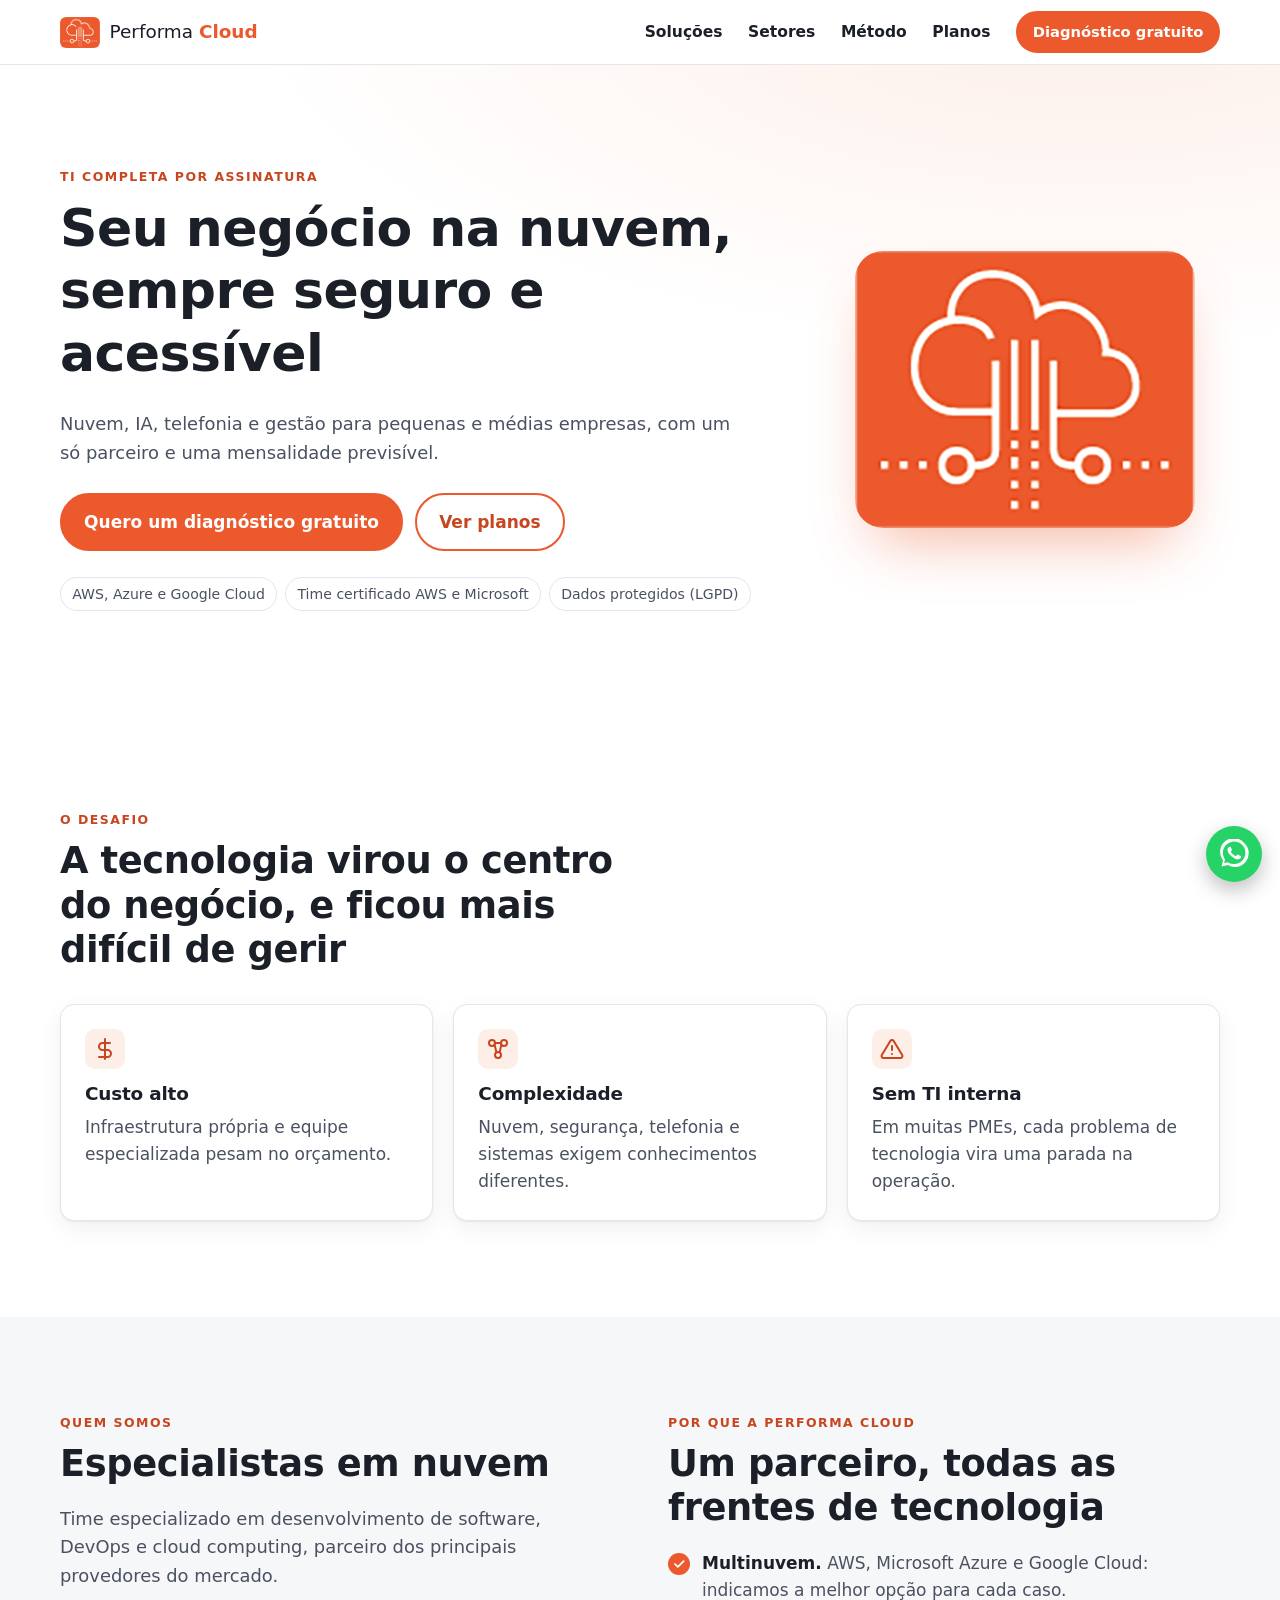
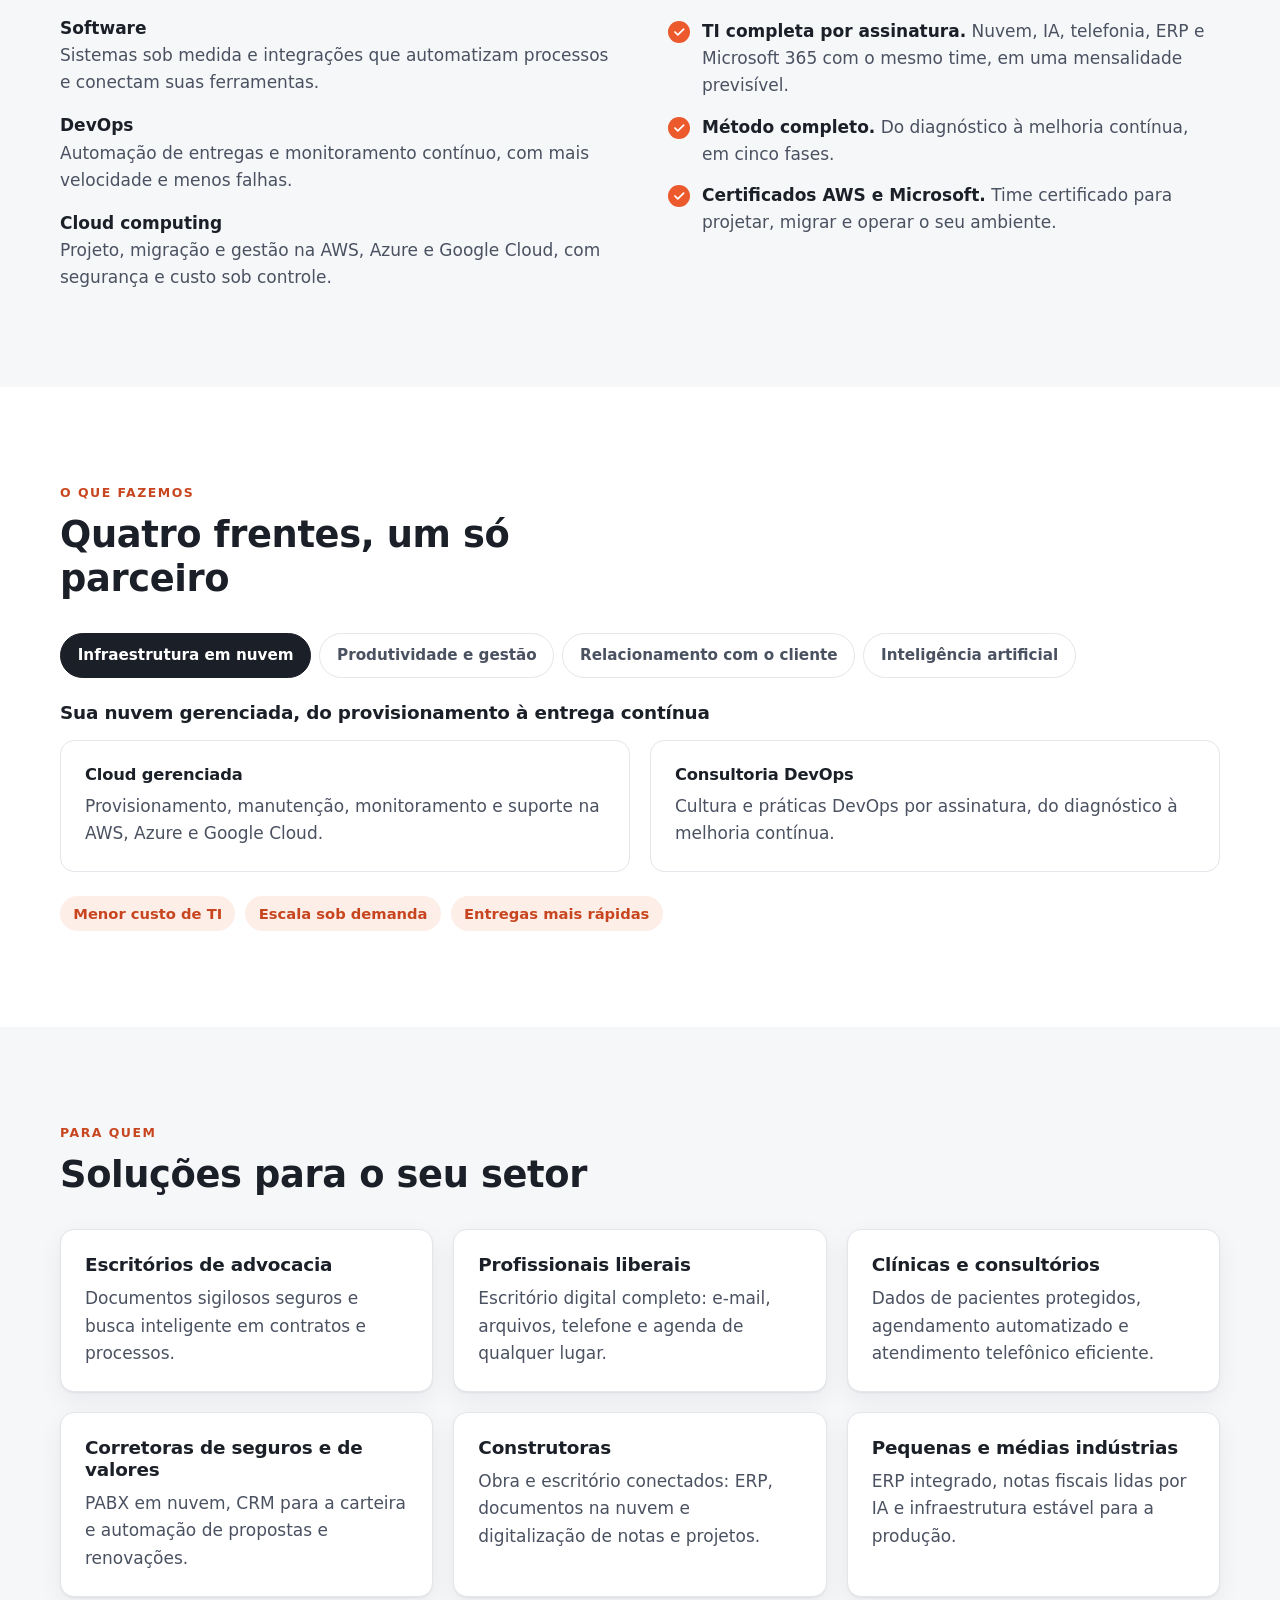
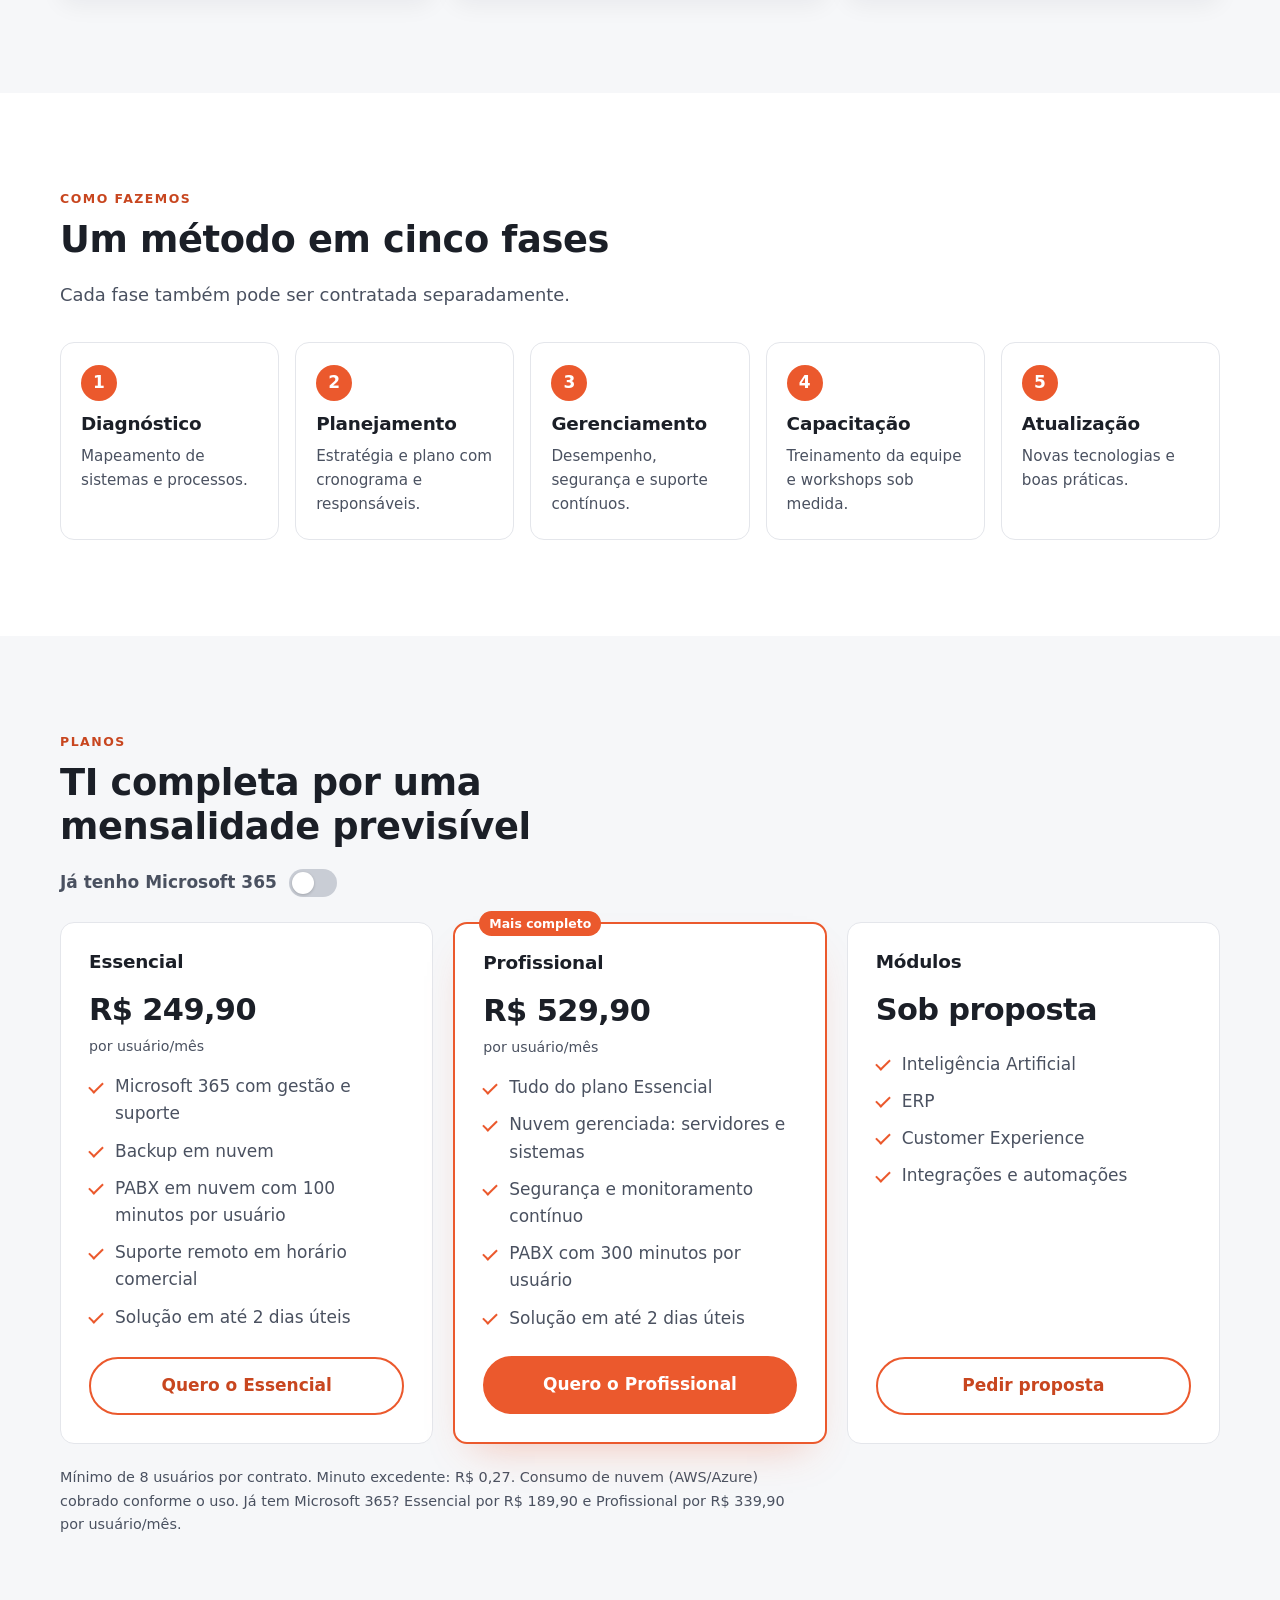
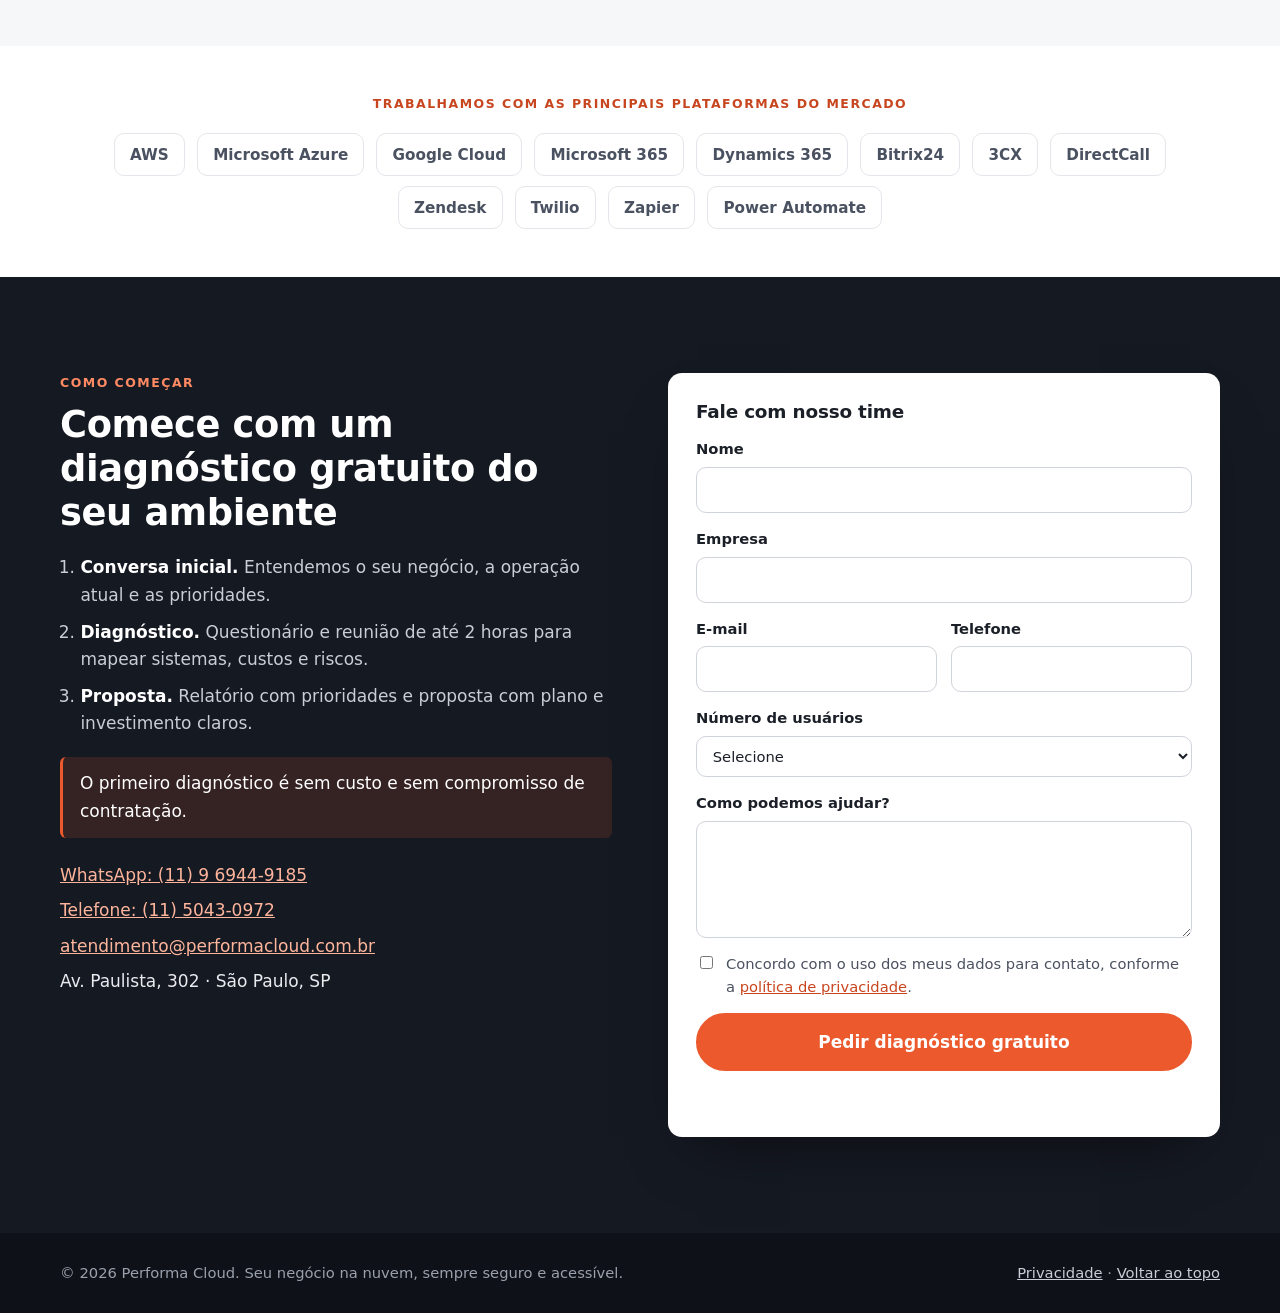
<file: index.html>
<!doctype html>
<html lang="pt-BR">
<head>
  <meta charset="utf-8">
  <meta name="viewport" content="width=device-width, initial-scale=1">
  <title>Performa Cloud | TI completa por assinatura para PMEs</title>
  <meta name="description" content="Nuvem, IA, telefonia, Microsoft 365 e ERP com um só parceiro. TI completa por assinatura para pequenas e médias empresas, com mensalidade previsível. Diagnóstico gratuito.">
  <link rel="canonical" href="https://www.performacloud.com.br/">
  <meta name="theme-color" content="#eb592d">
  <link rel="icon" href="/assets/img/icon-32.png" sizes="32x32">
  <link rel="apple-touch-icon" href="/assets/img/icon-180.png">

  <meta property="og:type" content="website">
  <meta property="og:locale" content="pt_BR">
  <meta property="og:site_name" content="Performa Cloud">
  <meta property="og:title" content="Performa Cloud | TI completa por assinatura para PMEs">
  <meta property="og:description" content="Nuvem, IA, telefonia e gestão com um só parceiro, em uma mensalidade previsível.">
  <meta property="og:url" content="https://www.performacloud.com.br/">
  <meta property="og:image" content="https://www.performacloud.com.br/assets/img/icon-512.png">

  <script type="application/ld+json">
  {
    "@context": "https://schema.org",
    "@type": "ProfessionalService",
    "name": "Performa Cloud",
    "url": "https://www.performacloud.com.br/",
    "logo": "https://www.performacloud.com.br/assets/img/icon-512.png",
    "description": "TI completa por assinatura para pequenas e médias empresas: nuvem, IA, telefonia e gestão com um só parceiro.",
    "email": "atendimento@performacloud.com.br",
    "telephone": "+55-11-5043-0972",
    "address": {
      "@type": "PostalAddress",
      "streetAddress": "Av. Paulista, 302",
      "addressLocality": "São Paulo",
      "addressRegion": "SP",
      "addressCountry": "BR"
    },
    "areaServed": "BR"
  }
  </script>

  <link rel="stylesheet" href="/assets/css/style.css">
  <script src="/assets/js/main.js" defer></script>
</head>
<body>
  <a class="skip" href="#conteudo">Pular para o conteúdo</a>

  <header class="topbar" id="topo">
    <div class="wrap topbar__inner">
      <a class="brand" href="#topo" aria-label="Performa Cloud, início">
        <img src="/assets/img/logo.png" alt="" width="40" height="31">
        <span>Performa <strong>Cloud</strong></span>
      </a>
      <button class="nav-toggle" aria-expanded="false" aria-controls="menu" aria-label="Abrir menu">
        <span></span><span></span><span></span>
      </button>
      <nav class="nav" id="menu" aria-label="Principal">
        <a href="#solucoes">Soluções</a>
        <a href="#setores">Setores</a>
        <a href="#metodo">Método</a>
        <a href="#planos">Planos</a>
        <a class="btn btn--sm" href="#contato">Diagnóstico gratuito</a>
      </nav>
    </div>
  </header>

  <main id="conteudo">

    <!-- Abertura -->
    <section class="hero">
      <div class="wrap hero__grid">
        <div>
          <p class="eyebrow">TI completa por assinatura</p>
          <h1>Seu negócio na nuvem, sempre seguro e acessível</h1>
          <p class="lead">Nuvem, IA, telefonia e gestão para pequenas e médias empresas, com um só parceiro e uma mensalidade previsível.</p>
          <div class="hero__cta">
            <a class="btn" href="#contato">Quero um diagnóstico gratuito</a>
            <a class="btn btn--ghost" href="#planos">Ver planos</a>
          </div>
          <ul class="badges" aria-label="Diferenciais">
            <li>AWS, Azure e Google Cloud</li>
            <li>Time certificado AWS e Microsoft</li>
            <li>Dados protegidos (LGPD)</li>
          </ul>
        </div>
        <div class="hero__art" aria-hidden="true">
          <img src="/assets/img/logo.png" alt="" width="354" height="277">
        </div>
      </div>
    </section>

    <!-- O desafio -->
    <section class="section" id="desafio">
      <div class="wrap">
        <p class="eyebrow">O desafio</p>
        <h2>A tecnologia virou o centro do negócio, e ficou mais difícil de gerir</h2>
        <div class="grid grid--3">
          <article class="card">
            <svg class="ico" viewBox="0 0 24 24" aria-hidden="true"><path d="M12 2v20M17 6H9.5a3.5 3.5 0 0 0 0 7h5a3.5 3.5 0 0 1 0 7H6"/></svg>
            <h3>Custo alto</h3>
            <p>Infraestrutura própria e equipe especializada pesam no orçamento.</p>
          </article>
          <article class="card">
            <svg class="ico" viewBox="0 0 24 24" aria-hidden="true"><circle cx="6" cy="6" r="3"/><circle cx="18" cy="6" r="3"/><circle cx="12" cy="18" r="3"/><path d="M8.5 7.5l2 8M15.5 7.5l-2 8M9 6h6"/></svg>
            <h3>Complexidade</h3>
            <p>Nuvem, segurança, telefonia e sistemas exigem conhecimentos diferentes.</p>
          </article>
          <article class="card">
            <svg class="ico" viewBox="0 0 24 24" aria-hidden="true"><path d="M12 9v4M12 17h.01"/><path d="M10.3 3.9L1.8 18a2 2 0 0 0 1.7 3h17a2 2 0 0 0 1.7-3L13.7 3.9a2 2 0 0 0-3.4 0z"/></svg>
            <h3>Sem TI interna</h3>
            <p>Em muitas PMEs, cada problema de tecnologia vira uma parada na operação.</p>
          </article>
        </div>
      </div>
    </section>

    <!-- Quem somos / Por que -->
    <section class="section section--alt" id="quem-somos">
      <div class="wrap split">
        <div>
          <p class="eyebrow">Quem somos</p>
          <h2>Especialistas em nuvem</h2>
          <p class="lead">Time especializado em desenvolvimento de software, DevOps e cloud computing, parceiro dos principais provedores do mercado.</p>
          <dl class="pillars">
            <div><dt>Software</dt><dd>Sistemas sob medida e integrações que automatizam processos e conectam suas ferramentas.</dd></div>
            <div><dt>DevOps</dt><dd>Automação de entregas e monitoramento contínuo, com mais velocidade e menos falhas.</dd></div>
            <div><dt>Cloud computing</dt><dd>Projeto, migração e gestão na AWS, Azure e Google Cloud, com segurança e custo sob controle.</dd></div>
          </dl>
        </div>
        <div>
          <p class="eyebrow">Por que a Performa Cloud</p>
          <h2>Um parceiro, todas as frentes de tecnologia</h2>
          <ul class="checks">
            <li><strong>Multinuvem.</strong> AWS, Microsoft Azure e Google Cloud: indicamos a melhor opção para cada caso.</li>
            <li><strong>TI completa por assinatura.</strong> Nuvem, IA, telefonia, ERP e Microsoft 365 com o mesmo time, em uma mensalidade previsível.</li>
            <li><strong>Método completo.</strong> Do diagnóstico à melhoria contínua, em cinco fases.</li>
            <li><strong>Certificados AWS e Microsoft.</strong> Time certificado para projetar, migrar e operar o seu ambiente.</li>
          </ul>
        </div>
      </div>
    </section>

    <!-- Soluções -->
    <section class="section" id="solucoes">
      <div class="wrap">
        <p class="eyebrow">O que fazemos</p>
        <h2>Quatro frentes, um só parceiro</h2>
        <div class="tabs" role="tablist" aria-label="Frentes de atuação">
          <button role="tab" id="t-nuvem" aria-controls="p-nuvem" aria-selected="true">Infraestrutura em nuvem</button>
          <button role="tab" id="t-gestao" aria-controls="p-gestao" aria-selected="false" tabindex="-1">Produtividade e gestão</button>
          <button role="tab" id="t-cliente" aria-controls="p-cliente" aria-selected="false" tabindex="-1">Relacionamento com o cliente</button>
          <button role="tab" id="t-ia" aria-controls="p-ia" aria-selected="false" tabindex="-1">Inteligência artificial</button>
        </div>

        <div class="panel" role="tabpanel" id="p-nuvem" aria-labelledby="t-nuvem">
          <h3>Sua nuvem gerenciada, do provisionamento à entrega contínua</h3>
          <div class="grid grid--2">
            <div class="card card--flat"><h4>Cloud gerenciada</h4><p>Provisionamento, manutenção, monitoramento e suporte na AWS, Azure e Google Cloud.</p></div>
            <div class="card card--flat"><h4>Consultoria DevOps</h4><p>Cultura e práticas DevOps por assinatura, do diagnóstico à melhoria contínua.</p></div>
          </div>
          <ul class="gains"><li>Menor custo de TI</li><li>Escala sob demanda</li><li>Entregas mais rápidas</li></ul>
        </div>

        <div class="panel" role="tabpanel" id="p-gestao" aria-labelledby="t-gestao" hidden>
          <h3>Sistemas que conversam e equipes mais produtivas</h3>
          <div class="grid grid--3">
            <div class="card card--flat"><h4>Microsoft 365</h4><p>Implementação, suporte, segurança e adoção do seu ambiente.</p></div>
            <div class="card card--flat"><h4>ERP</h4><p>Bitrix24 e Dynamics 365 Business Central, da licença ao suporte, com parceiros implantadores certificados.</p></div>
            <div class="card card--flat"><h4>Integrações e automações</h4><p>Zapier e Power Automate conectando sistemas e eliminando tarefas manuais.</p></div>
          </div>
          <ul class="gains"><li>Menos trabalho manual</li><li>Informação integrada</li><li>Acesso de qualquer lugar</li></ul>
        </div>

        <div class="panel" role="tabpanel" id="p-cliente" aria-labelledby="t-cliente" hidden>
          <h3>Atendimento rápido em todos os canais</h3>
          <div class="grid grid--2">
            <div class="card card--flat"><h4>PABX em nuvem</h4><p>PABX 3CX com ligações pela DirectCall: franquia mensal de minutos, ramais, filas, atendimento automático, gravação e app no celular, sem comprar equipamentos.</p></div>
            <div class="card card--flat"><h4>Customer Experience</h4><p>Zendesk e Twilio para centralizar voz, chat, e-mail e redes sociais.</p></div>
          </div>
          <ul class="gains"><li>Sem investimento inicial</li><li>Menos espera</li><li>Proteção contra fraude</li></ul>
        </div>

        <div class="panel" role="tabpanel" id="p-ia" aria-labelledby="t-ia" hidden>
          <h3>IA aplicada ao seu negócio</h3>
          <div class="grid grid--2">
            <div class="card card--flat"><h4>Automação inteligente</h4><p>Agentes de IA que executam tarefas repetitivas e conectam sistemas, 24 horas por dia.</p></div>
            <div class="card card--flat"><h4>Assistente de conhecimento</h4><p>Respostas na hora a partir de manuais, contratos e documentos internos, em ambiente privado.</p></div>
            <div class="card card--flat"><h4>Digitalização com OCR e IA</h4><p>Notas, contratos e formulários lidos, classificados e enviados aos seus sistemas.</p></div>
            <div class="card card--flat"><h4>CRM com IA</h4><p>Assistentes virtuais no atendimento, priorização de leads e previsão de vendas.</p></div>
          </div>
          <ul class="gains"><li>Mais produtividade</li><li>Respostas em segundos</li><li>Dados protegidos (LGPD)</li></ul>
        </div>
      </div>
    </section>

    <!-- Setores -->
    <section class="section section--alt" id="setores">
      <div class="wrap">
        <p class="eyebrow">Para quem</p>
        <h2>Soluções para o seu setor</h2>
        <div class="grid grid--3">
          <article class="card"><h3>Escritórios de advocacia</h3><p>Documentos sigilosos seguros e busca inteligente em contratos e processos.</p></article>
          <article class="card"><h3>Profissionais liberais</h3><p>Escritório digital completo: e-mail, arquivos, telefone e agenda de qualquer lugar.</p></article>
          <article class="card"><h3>Clínicas e consultórios</h3><p>Dados de pacientes protegidos, agendamento automatizado e atendimento telefônico eficiente.</p></article>
          <article class="card"><h3>Corretoras de seguros e de valores</h3><p>PABX em nuvem, CRM para a carteira e automação de propostas e renovações.</p></article>
          <article class="card"><h3>Construtoras</h3><p>Obra e escritório conectados: ERP, documentos na nuvem e digitalização de notas e projetos.</p></article>
          <article class="card"><h3>Pequenas e médias indústrias</h3><p>ERP integrado, notas fiscais lidas por IA e infraestrutura estável para a produção.</p></article>
        </div>
      </div>
    </section>

    <!-- Método -->
    <section class="section" id="metodo">
      <div class="wrap">
        <p class="eyebrow">Como fazemos</p>
        <h2>Um método em cinco fases</h2>
        <p class="lead">Cada fase também pode ser contratada separadamente.</p>
        <ol class="steps">
          <li><h3>Diagnóstico</h3><p>Mapeamento de sistemas e processos.</p></li>
          <li><h3>Planejamento</h3><p>Estratégia e plano com cronograma e responsáveis.</p></li>
          <li><h3>Gerenciamento</h3><p>Desempenho, segurança e suporte contínuos.</p></li>
          <li><h3>Capacitação</h3><p>Treinamento da equipe e workshops sob medida.</p></li>
          <li><h3>Atualização</h3><p>Novas tecnologias e boas práticas.</p></li>
        </ol>
      </div>
    </section>

    <!-- Planos -->
    <section class="section section--alt" id="planos">
      <div class="wrap">
        <p class="eyebrow">Planos</p>
        <h2>TI completa por uma mensalidade previsível</h2>
        <div class="toggle" role="group" aria-label="Você já tem Microsoft 365?">
          <span id="m365-label">Já tenho Microsoft 365</span>
          <button class="switch" role="switch" aria-checked="false" aria-labelledby="m365-label"><span></span></button>
        </div>
        <div class="plans">
          <article class="plan">
            <h3>Essencial</h3>
            <p class="price"><span class="price__value" data-full="249,90" data-byo="189,90">R$ 249,90</span> <small>por usuário/mês</small></p>
            <ul>
              <li class="m365-item">Microsoft 365 com gestão e suporte</li>
              <li>Backup em nuvem</li>
              <li>PABX em nuvem com 100 minutos por usuário</li>
              <li>Suporte remoto em horário comercial</li>
              <li>Solução em até 2 dias úteis</li>
            </ul>
            <a class="btn btn--ghost" href="#contato" data-plano="Essencial">Quero o Essencial</a>
          </article>
          <article class="plan plan--featured">
            <p class="plan__tag">Mais completo</p>
            <h3>Profissional</h3>
            <p class="price"><span class="price__value" data-full="529,90" data-byo="339,90">R$ 529,90</span> <small>por usuário/mês</small></p>
            <ul>
              <li>Tudo do plano Essencial</li>
              <li>Nuvem gerenciada: servidores e sistemas</li>
              <li>Segurança e monitoramento contínuo</li>
              <li>PABX com 300 minutos por usuário</li>
              <li>Solução em até 2 dias úteis</li>
            </ul>
            <a class="btn" href="#contato" data-plano="Profissional">Quero o Profissional</a>
          </article>
          <article class="plan">
            <h3>Módulos</h3>
            <p class="price"><span class="price__value">Sob proposta</span></p>
            <ul>
              <li>Inteligência Artificial</li>
              <li>ERP</li>
              <li>Customer Experience</li>
              <li>Integrações e automações</li>
            </ul>
            <a class="btn btn--ghost" href="#contato" data-plano="Módulos">Pedir proposta</a>
          </article>
        </div>
        <p class="fine">Mínimo de 8 usuários por contrato. Minuto excedente: R$ 0,27. Consumo de nuvem (AWS/Azure) cobrado conforme o uso. Já tem Microsoft 365? Essencial por R$ 189,90 e Profissional por R$ 339,90 por usuário/mês.</p>
      </div>
    </section>

    <!-- Plataformas -->
    <section class="section section--tight" id="plataformas">
      <div class="wrap">
        <p class="eyebrow center">Trabalhamos com as principais plataformas do mercado</p>
        <ul class="logos">
          <li>AWS</li><li>Microsoft Azure</li><li>Google Cloud</li><li>Microsoft 365</li>
          <li>Dynamics 365</li><li>Bitrix24</li><li>3CX</li><li>DirectCall</li>
          <li>Zendesk</li><li>Twilio</li><li>Zapier</li><li>Power Automate</li>
        </ul>
      </div>
    </section>

    <!-- Como começar + contato -->
    <section class="section section--dark" id="contato">
      <div class="wrap split">
        <div>
          <p class="eyebrow">Como começar</p>
          <h2>Comece com um diagnóstico gratuito do seu ambiente</h2>
          <ol class="mini-steps">
            <li><strong>Conversa inicial.</strong> Entendemos o seu negócio, a operação atual e as prioridades.</li>
            <li><strong>Diagnóstico.</strong> Questionário e reunião de até 2 horas para mapear sistemas, custos e riscos.</li>
            <li><strong>Proposta.</strong> Relatório com prioridades e proposta com plano e investimento claros.</li>
          </ol>
          <p class="note">O primeiro diagnóstico é sem custo e sem compromisso de contratação.</p>
          <ul class="contact-list">
            <li><a href="https://wa.me/5511969449185" rel="noopener">WhatsApp: (11) 9 6944-9185</a></li>
            <li><a href="tel:+551150430972">Telefone: (11) 5043-0972</a></li>
            <li><a href="mailto:atendimento@performacloud.com.br">atendimento@performacloud.com.br</a></li>
            <li>Av. Paulista, 302 · São Paulo, SP</li>
          </ul>
        </div>

        <form class="form" id="form-contato" action="/api/contato" method="post" novalidate>
          <h3>Fale com nosso time</h3>
          <label>Nome <input name="nome" autocomplete="name" required maxlength="120"></label>
          <label>Empresa <input name="empresa" autocomplete="organization" maxlength="120"></label>
          <div class="form__row">
            <label>E-mail <input type="email" name="email" autocomplete="email" required maxlength="160"></label>
            <label>Telefone <input type="tel" name="telefone" autocomplete="tel" maxlength="30"></label>
          </div>
          <label>Número de usuários
            <select name="usuarios">
              <option value="">Selecione</option>
              <option>Até 8</option><option>9 a 20</option><option>21 a 50</option><option>Mais de 50</option>
            </select>
          </label>
          <label>Como podemos ajudar? <textarea name="mensagem" rows="4" maxlength="2000"></textarea></label>
          <input type="hidden" name="plano" value="">
          <label class="hp" aria-hidden="true">Não preencha <input name="site" tabindex="-1" autocomplete="off"></label>
          <label class="consent"><input type="checkbox" name="consentimento" required> <span>Concordo com o uso dos meus dados para contato, conforme a <a href="/privacidade.html">política de privacidade</a>.</span></label>
          <button class="btn btn--block" type="submit">Pedir diagnóstico gratuito</button>
          <p class="form__status" role="status" aria-live="polite"></p>
        </form>
      </div>
    </section>
  </main>

  <footer class="footer">
    <div class="wrap footer__inner">
      <p>© <span id="ano">2026</span> Performa Cloud. Seu negócio na nuvem, sempre seguro e acessível.</p>
      <nav aria-label="Rodapé"><a href="/privacidade.html">Privacidade</a> · <a href="#topo">Voltar ao topo</a></nav>
    </div>
  </footer>

  <a class="wa-float" href="https://wa.me/5511969449185" rel="noopener" aria-label="Falar pelo WhatsApp">
    <svg viewBox="0 0 24 24" aria-hidden="true"><path d="M20.5 3.5A11 11 0 0 0 3.2 17.1L2 22l5-1.3A11 11 0 0 0 20.5 3.5zM12 20a8.9 8.9 0 0 1-4.6-1.3l-.3-.2-3 .8.8-2.9-.2-.3A9 9 0 1 1 12 20zm4.9-6.7c-.3-.1-1.6-.8-1.8-.9s-.4-.1-.6.1-.7.9-.8 1-.3.2-.6.1a7.3 7.3 0 0 1-3.6-3.2c-.3-.5.3-.4.8-1.4.1-.2 0-.3 0-.4l-.8-2c-.2-.5-.4-.4-.6-.4h-.5a1 1 0 0 0-.7.3 3 3 0 0 0-.9 2.2 5.2 5.2 0 0 0 1.1 2.8 11.9 11.9 0 0 0 4.6 4c1.7.7 2.3.8 3.2.7a2.7 2.7 0 0 0 1.8-1.3 2.2 2.2 0 0 0 .2-1.3c-.1-.1-.3-.2-.6-.3z"/></svg>
  </a>
</body>
</html>
</file>
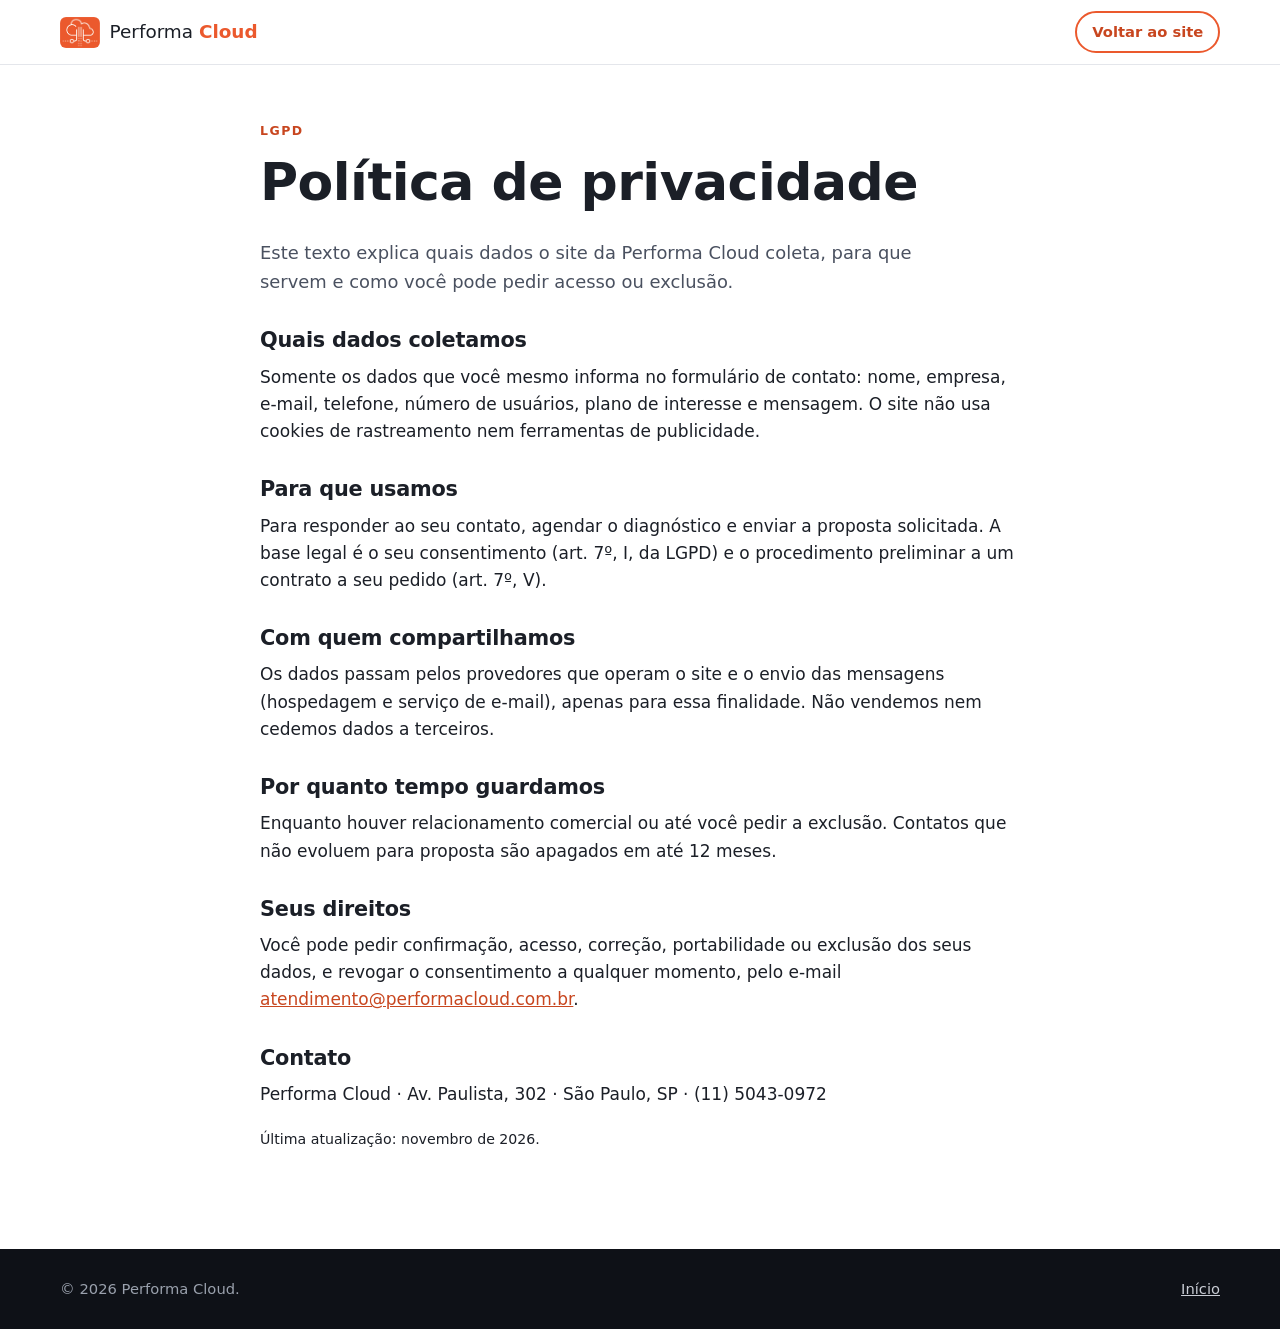
<file: privacidade.html>
<!doctype html>
<html lang="pt-BR">
<head>
  <meta charset="utf-8">
  <meta name="viewport" content="width=device-width, initial-scale=1">
  <title>Política de privacidade | Performa Cloud</title>
  <meta name="description" content="Como a Performa Cloud trata os dados enviados pelo formulário de contato do site.">
  <link rel="canonical" href="https://www.performacloud.com.br/privacidade.html">
  <link rel="icon" href="/assets/img/icon-32.png" sizes="32x32">
  <link rel="stylesheet" href="/assets/css/style.css">
</head>
<body>
  <header class="topbar">
    <div class="wrap topbar__inner">
      <a class="brand" href="/" aria-label="Performa Cloud, início">
        <img src="/assets/img/logo.png" alt="" width="40" height="31">
        <span>Performa <strong>Cloud</strong></span>
      </a>
      <a class="btn btn--sm btn--ghost" href="/">Voltar ao site</a>
    </div>
  </header>
  <main class="page">
    <div class="wrap">
      <p class="eyebrow">LGPD</p>
      <h1>Política de privacidade</h1>
      <p class="lead">Este texto explica quais dados o site da Performa Cloud coleta, para que servem e como você pode pedir acesso ou exclusão.</p>

      <h2>Quais dados coletamos</h2>
      <p>Somente os dados que você mesmo informa no formulário de contato: nome, empresa, e-mail, telefone, número de usuários, plano de interesse e mensagem. O site não usa cookies de rastreamento nem ferramentas de publicidade.</p>

      <h2>Para que usamos</h2>
      <p>Para responder ao seu contato, agendar o diagnóstico e enviar a proposta solicitada. A base legal é o seu consentimento (art. 7º, I, da LGPD) e o procedimento preliminar a um contrato a seu pedido (art. 7º, V).</p>

      <h2>Com quem compartilhamos</h2>
      <p>Os dados passam pelos provedores que operam o site e o envio das mensagens (hospedagem e serviço de e-mail), apenas para essa finalidade. Não vendemos nem cedemos dados a terceiros.</p>

      <h2>Por quanto tempo guardamos</h2>
      <p>Enquanto houver relacionamento comercial ou até você pedir a exclusão. Contatos que não evoluem para proposta são apagados em até 12 meses.</p>

      <h2>Seus direitos</h2>
      <p>Você pode pedir confirmação, acesso, correção, portabilidade ou exclusão dos seus dados, e revogar o consentimento a qualquer momento, pelo e-mail <a href="mailto:atendimento@performacloud.com.br">atendimento@performacloud.com.br</a>.</p>

      <h2>Contato</h2>
      <p>Performa Cloud · Av. Paulista, 302 · São Paulo, SP · (11) 5043-0972</p>
      <p><small>Última atualização: novembro de 2026.</small></p>
    </div>
  </main>
  <footer class="footer"><div class="wrap footer__inner"><p>© 2026 Performa Cloud.</p><nav><a href="/">Início</a></nav></div></footer>
</body>
</html>
</file>
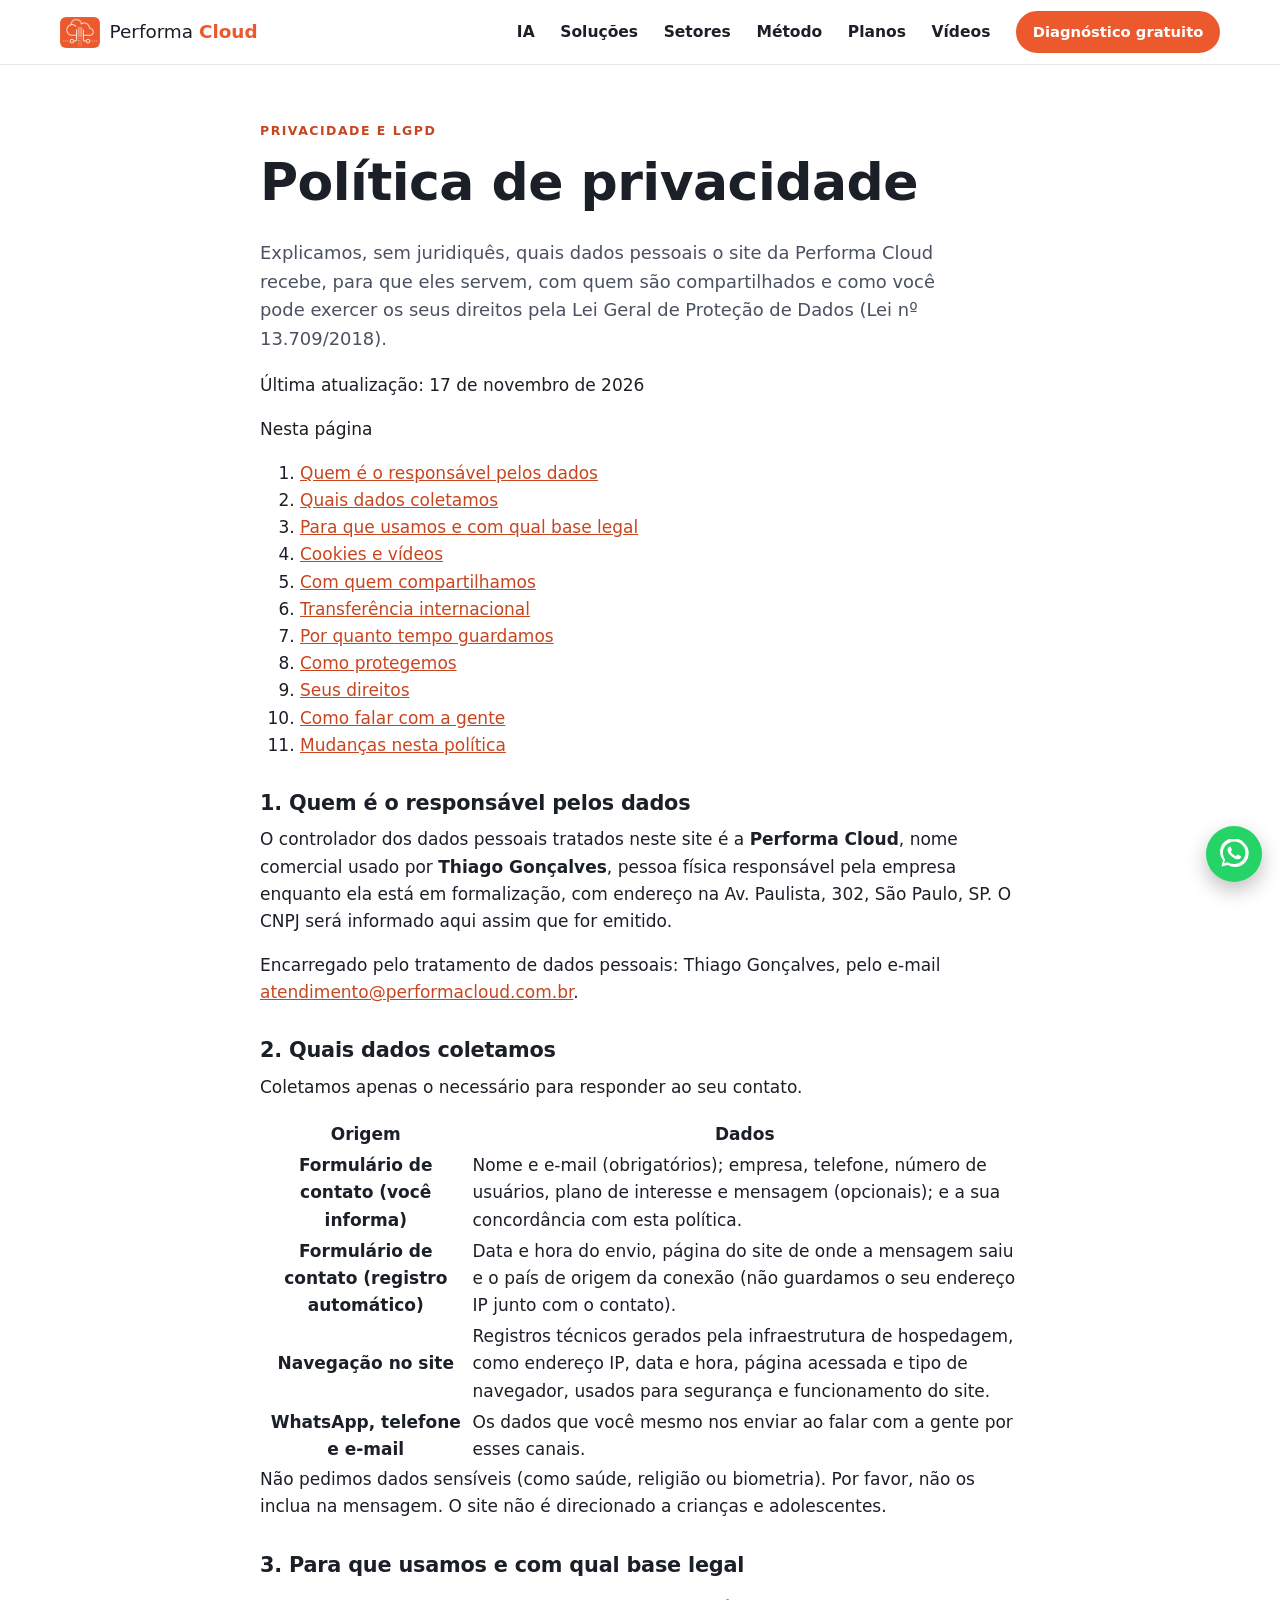
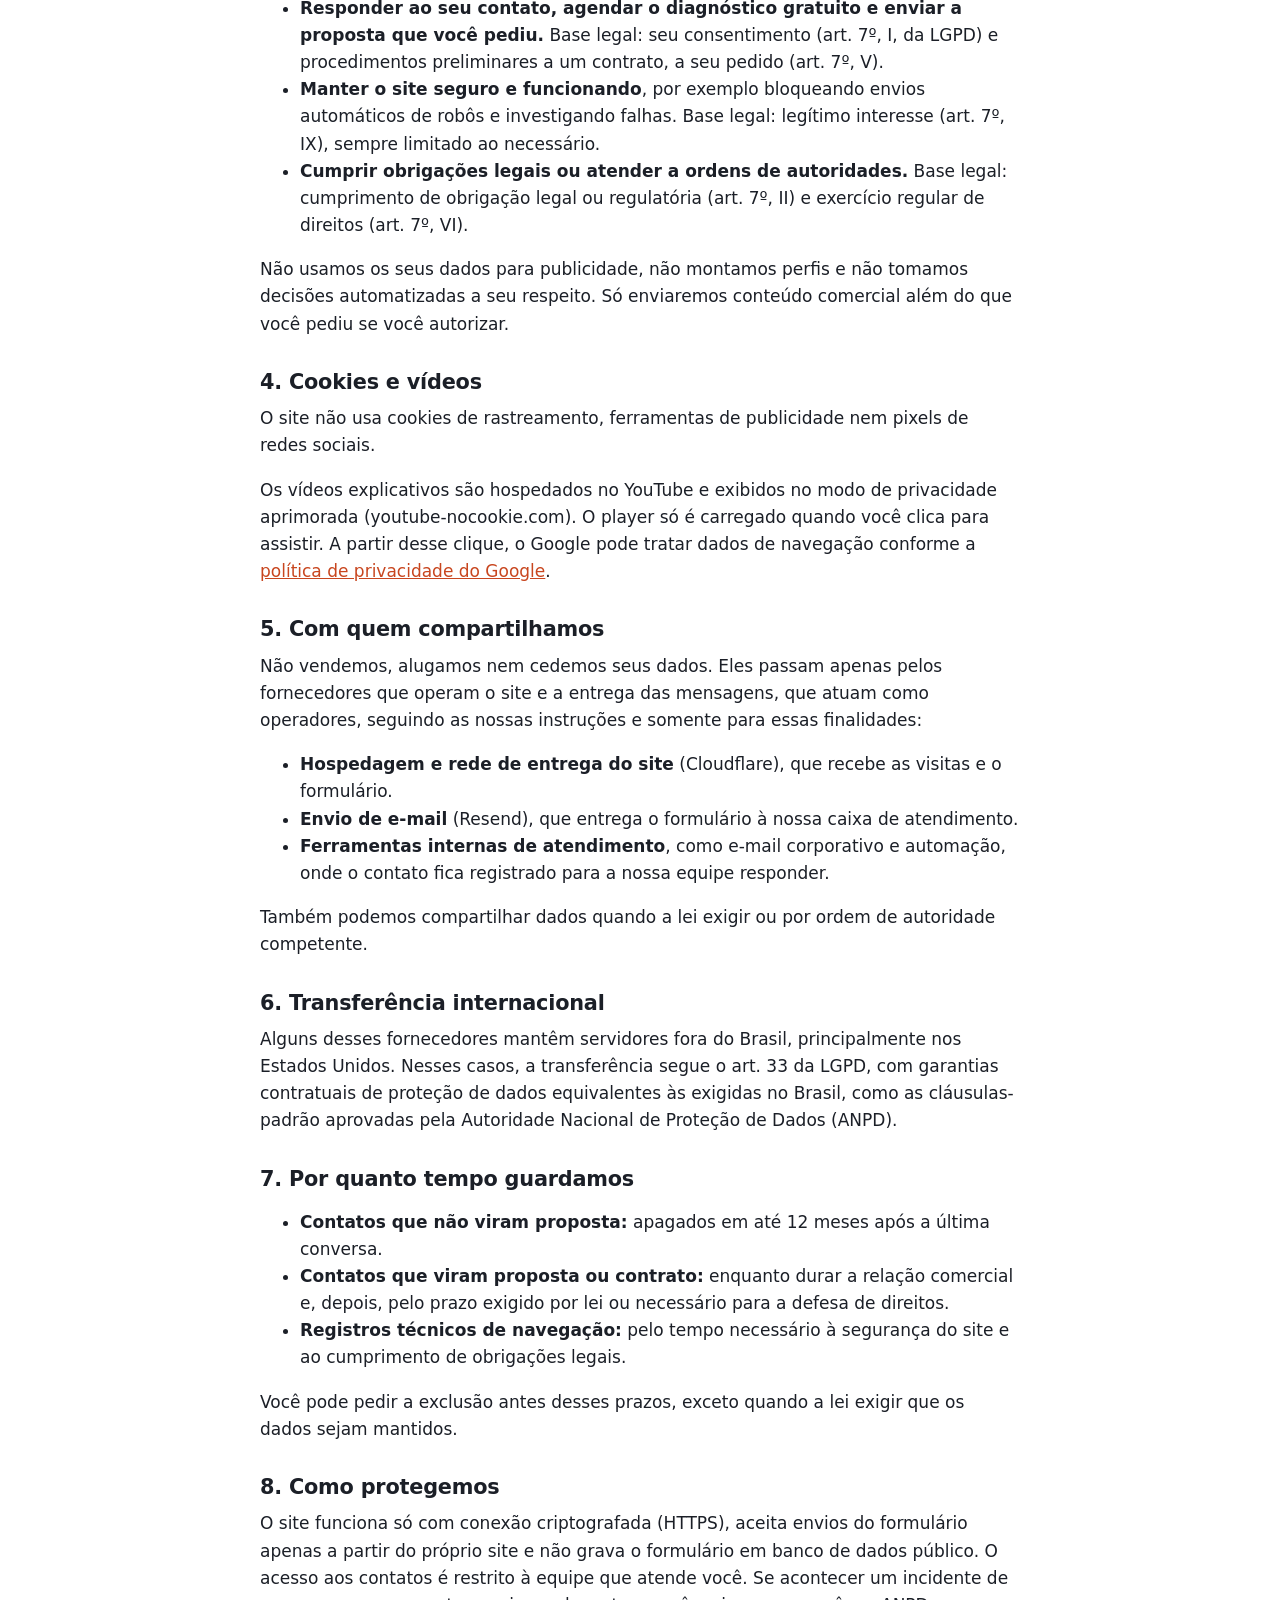
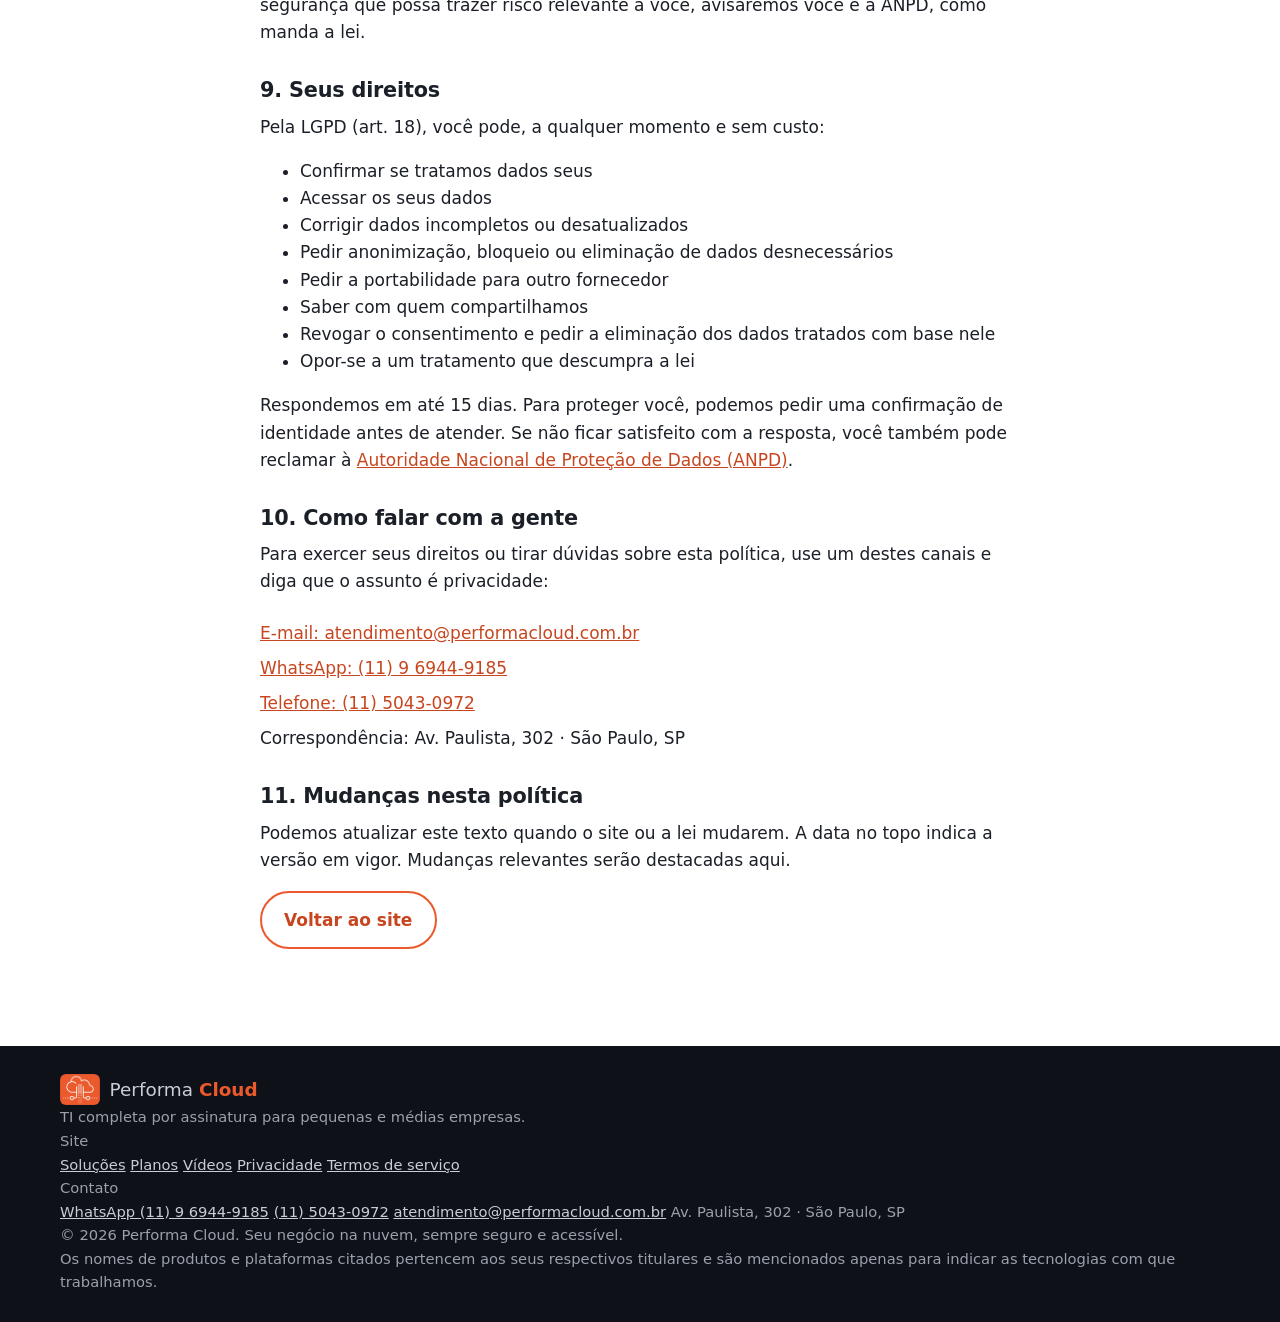
<file: public/privacy.html>
<!doctype html>
<html lang="pt-BR">
<head>
  <meta charset="utf-8">
  <meta name="viewport" content="width=device-width, initial-scale=1">
  <title>Política de privacidade | Performa Cloud</title>
  <meta name="description" content="Como a Performa Cloud trata os dados pessoais de quem visita o site e envia o formulário de contato, conforme a LGPD.">
  <link rel="canonical" href="https://www.performacloud.com.br/privacy">
  <meta name="theme-color" content="#eb592d">
  <link rel="icon" href="/assets/img/icon-32.png" sizes="32x32">
  <link rel="apple-touch-icon" href="/assets/img/icon-180.png">
  <meta property="og:type" content="website">
  <meta property="og:locale" content="pt_BR">
  <meta property="og:site_name" content="Performa Cloud">
  <meta property="og:title" content="Política de privacidade | Performa Cloud">
  <meta property="og:url" content="https://www.performacloud.com.br/privacy">
  <link rel="stylesheet" href="/assets/css/style.css?v=20261117a">
  <script src="/assets/js/main.js?v=20261117a" defer></script>
</head>
<body>
  <a class="skip" href="#conteudo">Pular para o conteúdo</a>

  <header class="topbar" id="topo">
    <div class="wrap topbar__inner">
      <a class="brand" href="/" aria-label="Performa Cloud, início">
        <img src="/assets/img/logo.png" alt="" width="40" height="31">
        <span>Performa <strong>Cloud</strong></span>
      </a>
      <button class="nav-toggle" aria-expanded="false" aria-controls="menu" aria-label="Abrir menu">
        <span></span><span></span><span></span>
      </button>
      <nav class="nav" id="menu" aria-label="Principal">
        <a href="/#ia">IA</a>
        <a href="/#solucoes">Soluções</a>
        <a href="/#setores">Setores</a>
        <a href="/#metodo">Método</a>
        <a href="/#planos">Planos</a>
        <a href="/#videos">Vídeos</a>
        <a class="btn btn--sm" href="/#contato">Diagnóstico gratuito</a>
      </nav>
    </div>
  </header>

  <main id="conteudo" class="page policy">
    <div class="wrap">
      <p class="eyebrow">Privacidade e LGPD</p>
      <h1>Política de privacidade</h1>
      <p class="lead">Explicamos, sem juridiquês, quais dados pessoais o site da Performa Cloud recebe, para que eles servem, com quem são compartilhados e como você pode exercer os seus direitos pela Lei Geral de Proteção de Dados (Lei nº 13.709/2018).</p>
      <p class="policy__meta">Última atualização: 17 de novembro de 2026</p>

      <nav class="policy__toc" aria-label="Nesta página">
        <p class="policy__toc-title">Nesta página</p>
        <ol>
          <li><a href="#controlador">Quem é o responsável pelos dados</a></li>
          <li><a href="#dados">Quais dados coletamos</a></li>
          <li><a href="#finalidades">Para que usamos e com qual base legal</a></li>
          <li><a href="#cookies">Cookies e vídeos</a></li>
          <li><a href="#compartilhamento">Com quem compartilhamos</a></li>
          <li><a href="#internacional">Transferência internacional</a></li>
          <li><a href="#retencao">Por quanto tempo guardamos</a></li>
          <li><a href="#seguranca">Como protegemos</a></li>
          <li><a href="#direitos">Seus direitos</a></li>
          <li><a href="#contato-privacidade">Como falar com a gente</a></li>
          <li><a href="#alteracoes">Mudanças nesta política</a></li>
        </ol>
      </nav>

      <section id="controlador" aria-labelledby="t-controlador">
        <h2 id="t-controlador">1. Quem é o responsável pelos dados</h2>
        <p>O controlador dos dados pessoais tratados neste site é a <strong>Performa Cloud</strong>, nome comercial usado por <strong>Thiago Gonçalves</strong>, pessoa física responsável pela empresa enquanto ela está em formalização, com endereço na Av. Paulista, 302, São Paulo, SP. O CNPJ será informado aqui assim que for emitido.</p>
        <p>Encarregado pelo tratamento de dados pessoais: Thiago Gonçalves, pelo e-mail <a href="mailto:atendimento@performacloud.com.br?subject=Privacidade">atendimento@performacloud.com.br</a>.</p>
      </section>

      <section id="dados" aria-labelledby="t-dados">
        <h2 id="t-dados">2. Quais dados coletamos</h2>
        <p>Coletamos apenas o necessário para responder ao seu contato.</p>
        <div class="policy__table" role="region" aria-label="Dados coletados" tabindex="0">
          <table>
            <thead><tr><th scope="col">Origem</th><th scope="col">Dados</th></tr></thead>
            <tbody>
              <tr><th scope="row">Formulário de contato (você informa)</th><td>Nome e e-mail (obrigatórios); empresa, telefone, número de usuários, plano de interesse e mensagem (opcionais); e a sua concordância com esta política.</td></tr>
              <tr><th scope="row">Formulário de contato (registro automático)</th><td>Data e hora do envio, página do site de onde a mensagem saiu e o país de origem da conexão (não guardamos o seu endereço IP junto com o contato).</td></tr>
              <tr><th scope="row">Navegação no site</th><td>Registros técnicos gerados pela infraestrutura de hospedagem, como endereço IP, data e hora, página acessada e tipo de navegador, usados para segurança e funcionamento do site.</td></tr>
              <tr><th scope="row">WhatsApp, telefone e e-mail</th><td>Os dados que você mesmo nos enviar ao falar com a gente por esses canais.</td></tr>
            </tbody>
          </table>
        </div>
        <p>Não pedimos dados sensíveis (como saúde, religião ou biometria). Por favor, não os inclua na mensagem. O site não é direcionado a crianças e adolescentes.</p>
      </section>

      <section id="finalidades" aria-labelledby="t-finalidades">
        <h2 id="t-finalidades">3. Para que usamos e com qual base legal</h2>
        <ul class="policy__list">
          <li><strong>Responder ao seu contato, agendar o diagnóstico gratuito e enviar a proposta que você pediu.</strong> Base legal: seu consentimento (art. 7º, I, da LGPD) e procedimentos preliminares a um contrato, a seu pedido (art. 7º, V).</li>
          <li><strong>Manter o site seguro e funcionando</strong>, por exemplo bloqueando envios automáticos de robôs e investigando falhas. Base legal: legítimo interesse (art. 7º, IX), sempre limitado ao necessário.</li>
          <li><strong>Cumprir obrigações legais ou atender a ordens de autoridades.</strong> Base legal: cumprimento de obrigação legal ou regulatória (art. 7º, II) e exercício regular de direitos (art. 7º, VI).</li>
        </ul>
        <p>Não usamos os seus dados para publicidade, não montamos perfis e não tomamos decisões automatizadas a seu respeito. Só enviaremos conteúdo comercial além do que você pediu se você autorizar.</p>
      </section>

      <section id="cookies" aria-labelledby="t-cookies">
        <h2 id="t-cookies">4. Cookies e vídeos</h2>
        <p>O site não usa cookies de rastreamento, ferramentas de publicidade nem pixels de redes sociais.</p>
        <p>Os vídeos explicativos são hospedados no YouTube e exibidos no modo de privacidade aprimorada (youtube-nocookie.com). O player só é carregado quando você clica para assistir. A partir desse clique, o Google pode tratar dados de navegação conforme a <a href="https://policies.google.com/privacy?hl=pt-BR" rel="noopener">política de privacidade do Google</a>.</p>
      </section>

      <section id="compartilhamento" aria-labelledby="t-compartilhamento">
        <h2 id="t-compartilhamento">5. Com quem compartilhamos</h2>
        <p>Não vendemos, alugamos nem cedemos seus dados. Eles passam apenas pelos fornecedores que operam o site e a entrega das mensagens, que atuam como operadores, seguindo as nossas instruções e somente para essas finalidades:</p>
        <ul class="policy__list">
          <li><strong>Hospedagem e rede de entrega do site</strong> (Cloudflare), que recebe as visitas e o formulário.</li>
          <li><strong>Envio de e-mail</strong> (Resend), que entrega o formulário à nossa caixa de atendimento.</li>
          <li><strong>Ferramentas internas de atendimento</strong>, como e-mail corporativo e automação, onde o contato fica registrado para a nossa equipe responder.</li>
        </ul>
        <p>Também podemos compartilhar dados quando a lei exigir ou por ordem de autoridade competente.</p>
      </section>

      <section id="internacional" aria-labelledby="t-internacional">
        <h2 id="t-internacional">6. Transferência internacional</h2>
        <p>Alguns desses fornecedores mantêm servidores fora do Brasil, principalmente nos Estados Unidos. Nesses casos, a transferência segue o art. 33 da LGPD, com garantias contratuais de proteção de dados equivalentes às exigidas no Brasil, como as cláusulas-padrão aprovadas pela Autoridade Nacional de Proteção de Dados (ANPD).</p>
      </section>

      <section id="retencao" aria-labelledby="t-retencao">
        <h2 id="t-retencao">7. Por quanto tempo guardamos</h2>
        <ul class="policy__list">
          <li><strong>Contatos que não viram proposta:</strong> apagados em até 12 meses após a última conversa.</li>
          <li><strong>Contatos que viram proposta ou contrato:</strong> enquanto durar a relação comercial e, depois, pelo prazo exigido por lei ou necessário para a defesa de direitos.</li>
          <li><strong>Registros técnicos de navegação:</strong> pelo tempo necessário à segurança do site e ao cumprimento de obrigações legais.</li>
        </ul>
        <p>Você pode pedir a exclusão antes desses prazos, exceto quando a lei exigir que os dados sejam mantidos.</p>
      </section>

      <section id="seguranca" aria-labelledby="t-seguranca">
        <h2 id="t-seguranca">8. Como protegemos</h2>
        <p>O site funciona só com conexão criptografada (HTTPS), aceita envios do formulário apenas a partir do próprio site e não grava o formulário em banco de dados público. O acesso aos contatos é restrito à equipe que atende você. Se acontecer um incidente de segurança que possa trazer risco relevante a você, avisaremos você e a ANPD, como manda a lei.</p>
      </section>

      <section id="direitos" aria-labelledby="t-direitos">
        <h2 id="t-direitos">9. Seus direitos</h2>
        <p>Pela LGPD (art. 18), você pode, a qualquer momento e sem custo:</p>
        <ul class="policy__rights">
          <li>Confirmar se tratamos dados seus</li>
          <li>Acessar os seus dados</li>
          <li>Corrigir dados incompletos ou desatualizados</li>
          <li>Pedir anonimização, bloqueio ou eliminação de dados desnecessários</li>
          <li>Pedir a portabilidade para outro fornecedor</li>
          <li>Saber com quem compartilhamos</li>
          <li>Revogar o consentimento e pedir a eliminação dos dados tratados com base nele</li>
          <li>Opor-se a um tratamento que descumpra a lei</li>
        </ul>
        <p>Respondemos em até 15 dias. Para proteger você, podemos pedir uma confirmação de identidade antes de atender. Se não ficar satisfeito com a resposta, você também pode reclamar à <a href="https://www.gov.br/anpd/pt-br" rel="noopener">Autoridade Nacional de Proteção de Dados (ANPD)</a>.</p>
      </section>

      <section id="contato-privacidade" aria-labelledby="t-contato">
        <h2 id="t-contato">10. Como falar com a gente</h2>
        <p>Para exercer seus direitos ou tirar dúvidas sobre esta política, use um destes canais e diga que o assunto é privacidade:</p>
        <ul class="contact-list policy__contact">
          <li><a href="mailto:atendimento@performacloud.com.br?subject=Privacidade">E-mail: atendimento@performacloud.com.br</a></li>
          <li><a href="https://wa.me/5511969449185" rel="noopener">WhatsApp: (11) 9 6944-9185</a></li>
          <li><a href="tel:+551150430972">Telefone: (11) 5043-0972</a></li>
          <li>Correspondência: Av. Paulista, 302 · São Paulo, SP</li>
        </ul>
      </section>

      <section id="alteracoes" aria-labelledby="t-alteracoes">
        <h2 id="t-alteracoes">11. Mudanças nesta política</h2>
        <p>Podemos atualizar este texto quando o site ou a lei mudarem. A data no topo indica a versão em vigor. Mudanças relevantes serão destacadas aqui.</p>
      </section>

      <p class="policy__back"><a class="btn btn--ghost" href="/#contato">Voltar ao site</a></p>
    </div>
  </main>

  <footer class="footer">
    <div class="wrap footer__grid">
      <div>
        <a class="brand brand--light" href="/" aria-label="Performa Cloud, início">
          <img src="/assets/img/logo.png" alt="" width="40" height="31">
          <span>Performa <strong>Cloud</strong></span>
        </a>
        <p>TI completa por assinatura para pequenas e médias empresas.</p>
      </div>
      <nav aria-label="Rodapé">
        <p class="footer__title">Site</p>
        <a href="/#solucoes">Soluções</a>
        <a href="/#planos">Planos</a>
        <a href="/#videos">Vídeos</a>
        <a href="/privacy" aria-current="page">Privacidade</a>
        <a href="/terms">Termos de serviço</a>
      </nav>
      <div>
        <p class="footer__title">Contato</p>
        <a href="https://wa.me/5511969449185" rel="noopener">WhatsApp (11) 9 6944-9185</a>
        <a href="tel:+551150430972">(11) 5043-0972</a>
        <a href="mailto:atendimento@performacloud.com.br">atendimento@performacloud.com.br</a>
        <span>Av. Paulista, 302 · São Paulo, SP</span>
      </div>
    </div>
    <div class="wrap footer__base">
      <p>© <span id="ano">2026</span> Performa Cloud. Seu negócio na nuvem, sempre seguro e acessível.</p>
      <p class="footer__legal">Os nomes de produtos e plataformas citados pertencem aos seus respectivos titulares e são mencionados apenas para indicar as tecnologias com que trabalhamos.</p>
    </div>
  </footer>

  <a class="wa-float" href="https://wa.me/5511969449185" rel="noopener" aria-label="Falar pelo WhatsApp">
    <svg viewBox="0 0 24 24" aria-hidden="true"><path d="M20.5 3.5A11 11 0 0 0 3.2 17.1L2 22l5-1.3A11 11 0 0 0 20.5 3.5zM12 20a8.9 8.9 0 0 1-4.6-1.3l-.3-.2-3 .8.8-2.9-.2-.3A9 9 0 1 1 12 20zm4.9-6.7c-.3-.1-1.6-.8-1.8-.9s-.4-.1-.6.1-.7.9-.8 1-.3.2-.6.1a7.3 7.3 0 0 1-3.6-3.2c-.3-.5.3-.4.8-1.4.1-.2 0-.3 0-.4l-.8-2c-.2-.5-.4-.4-.6-.4h-.5a1 1 0 0 0-.7.3 3 3 0 0 0-.9 2.2 5.2 5.2 0 0 0 1.1 2.8 11.9 11.9 0 0 0 4.6 4c1.7.7 2.3.8 3.2.7a2.7 2.7 0 0 0 1.8-1.3 2.2 2.2 0 0 0 .2-1.3c-.1-.1-.3-.2-.6-.3z"/></svg>
  </a>
</body>
</html>
</file>
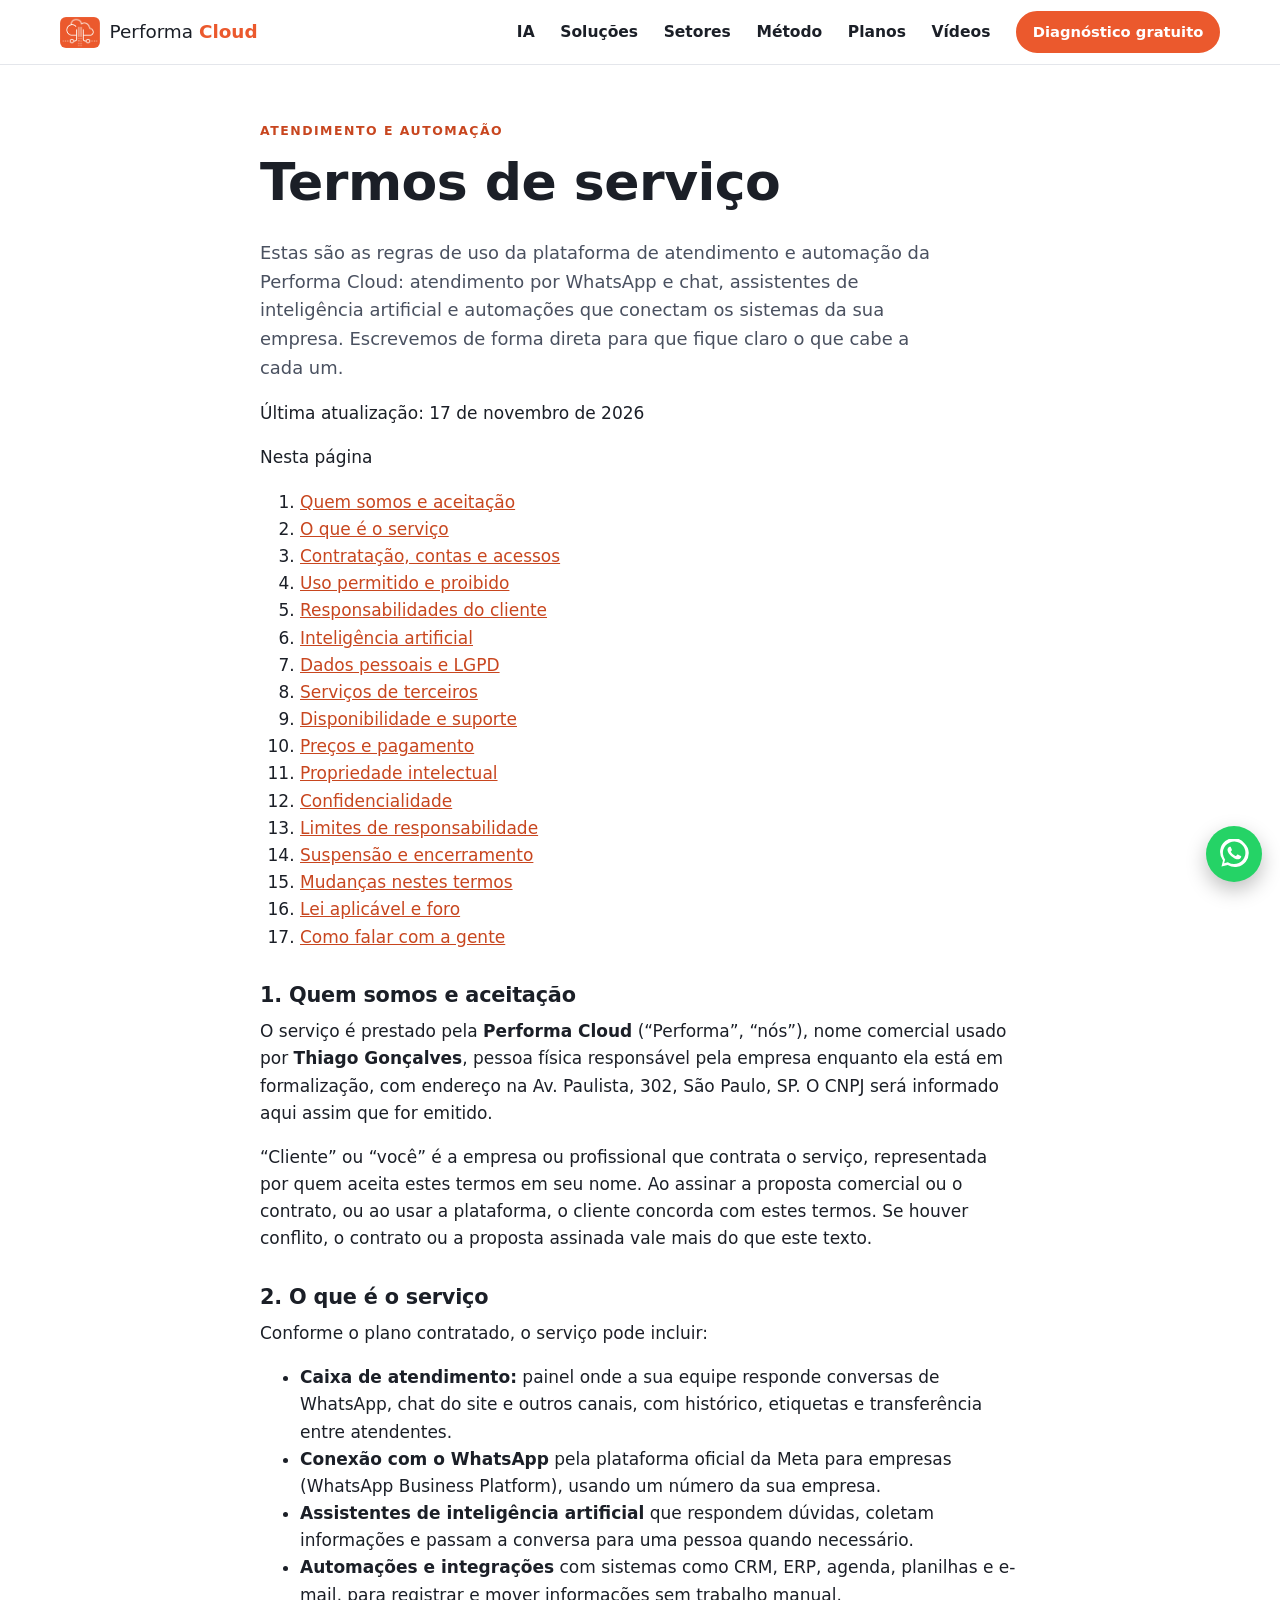
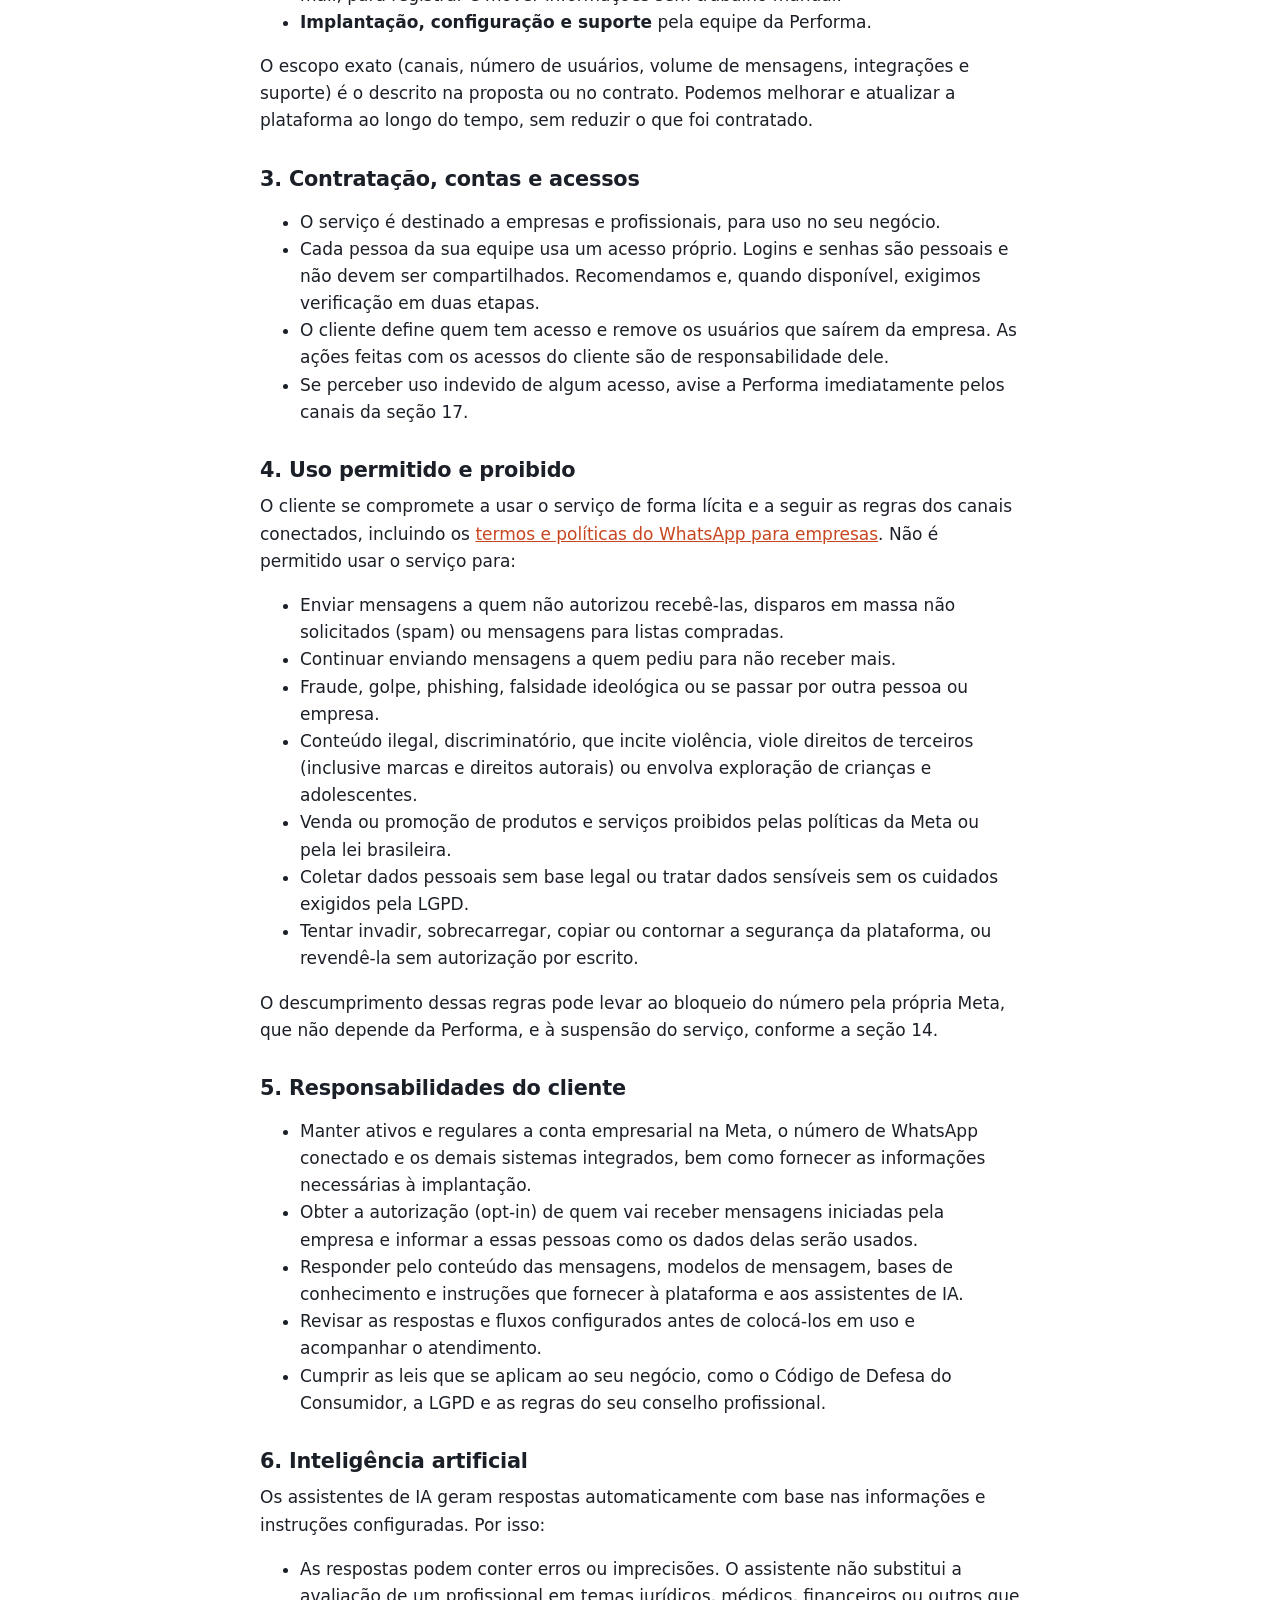
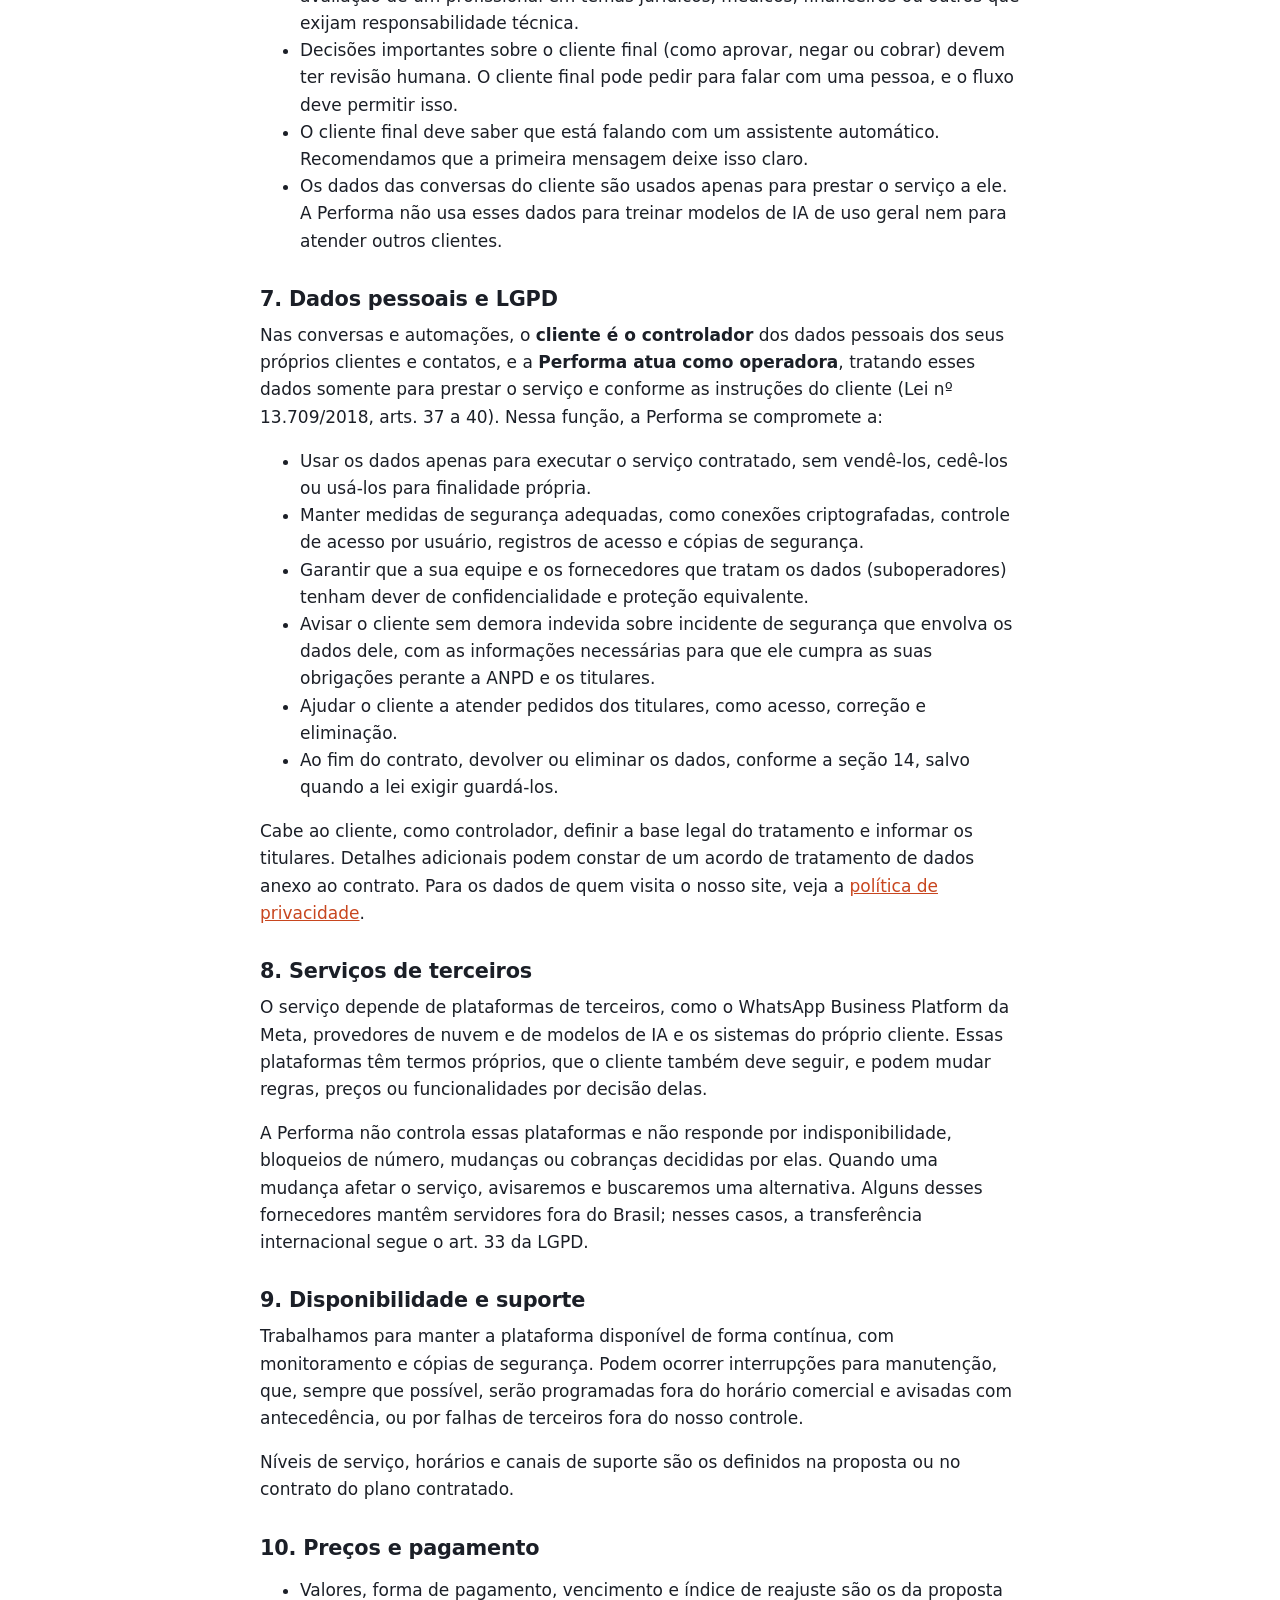
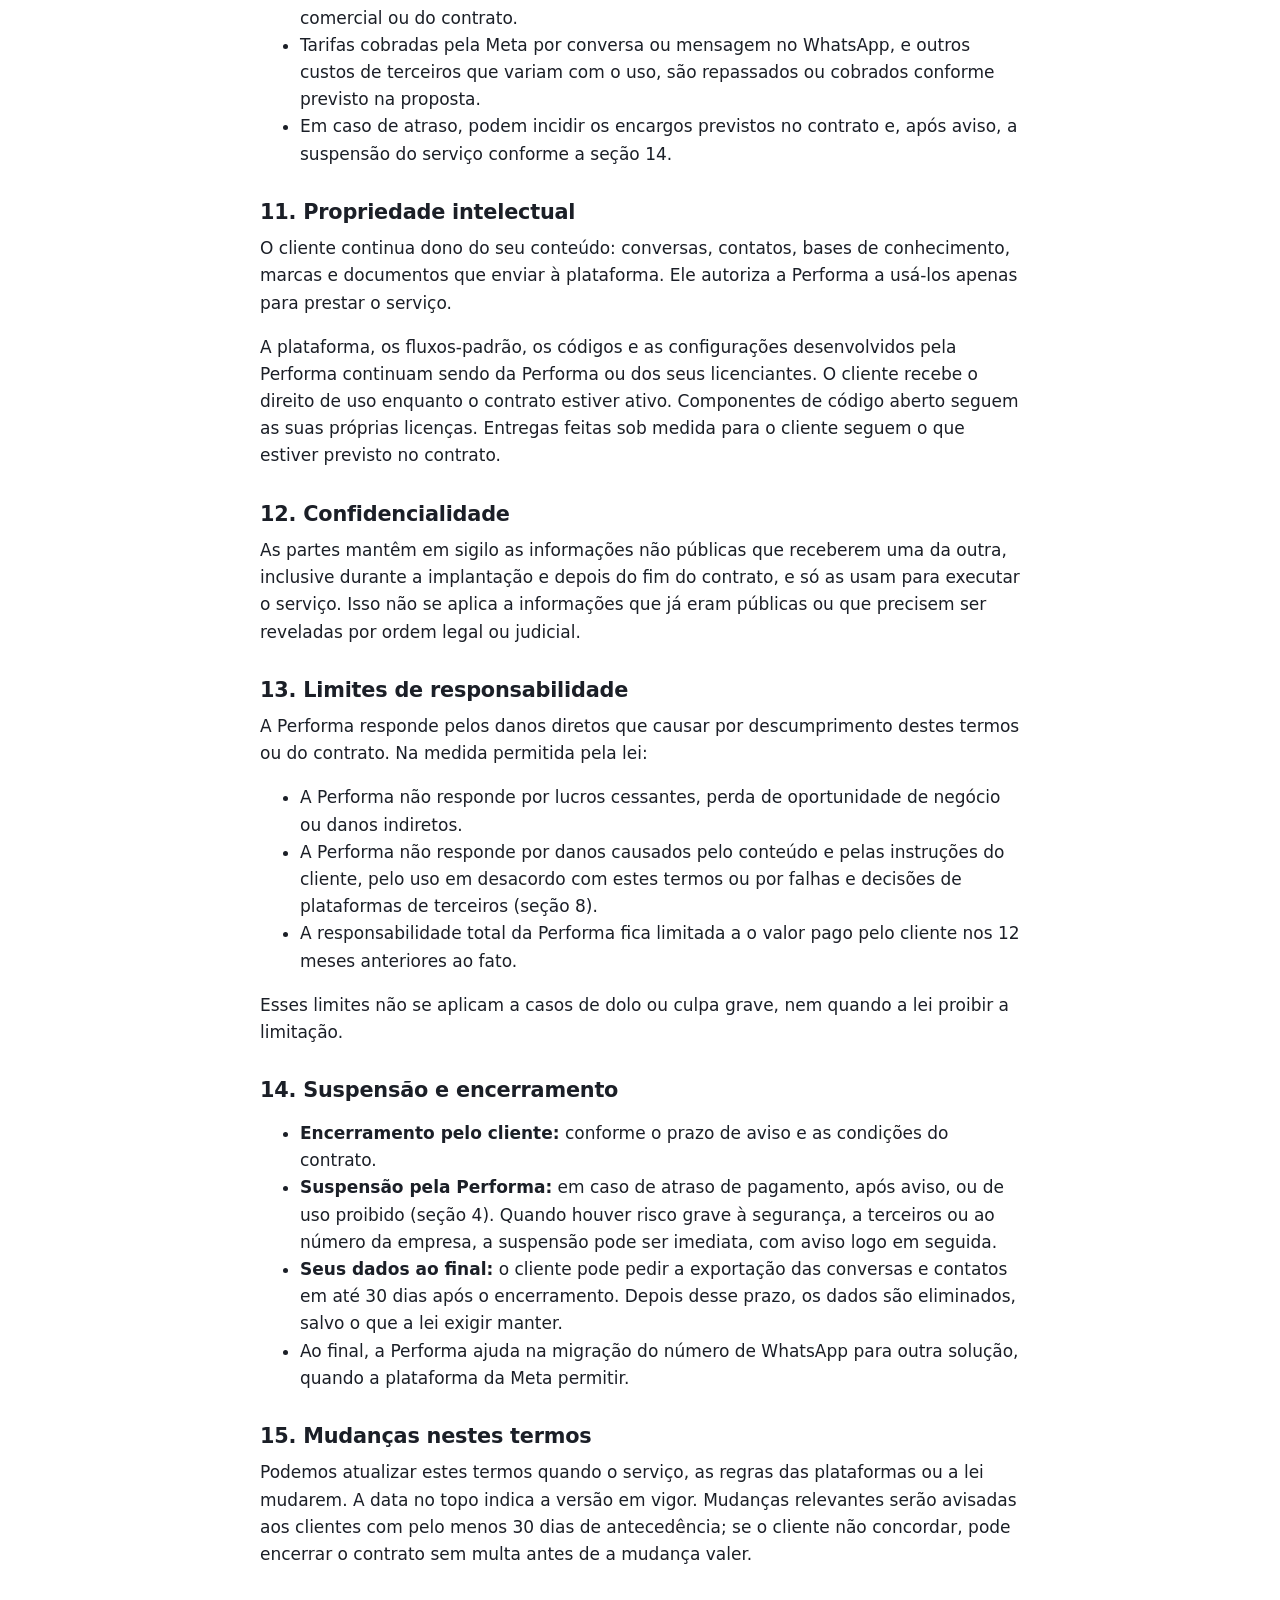
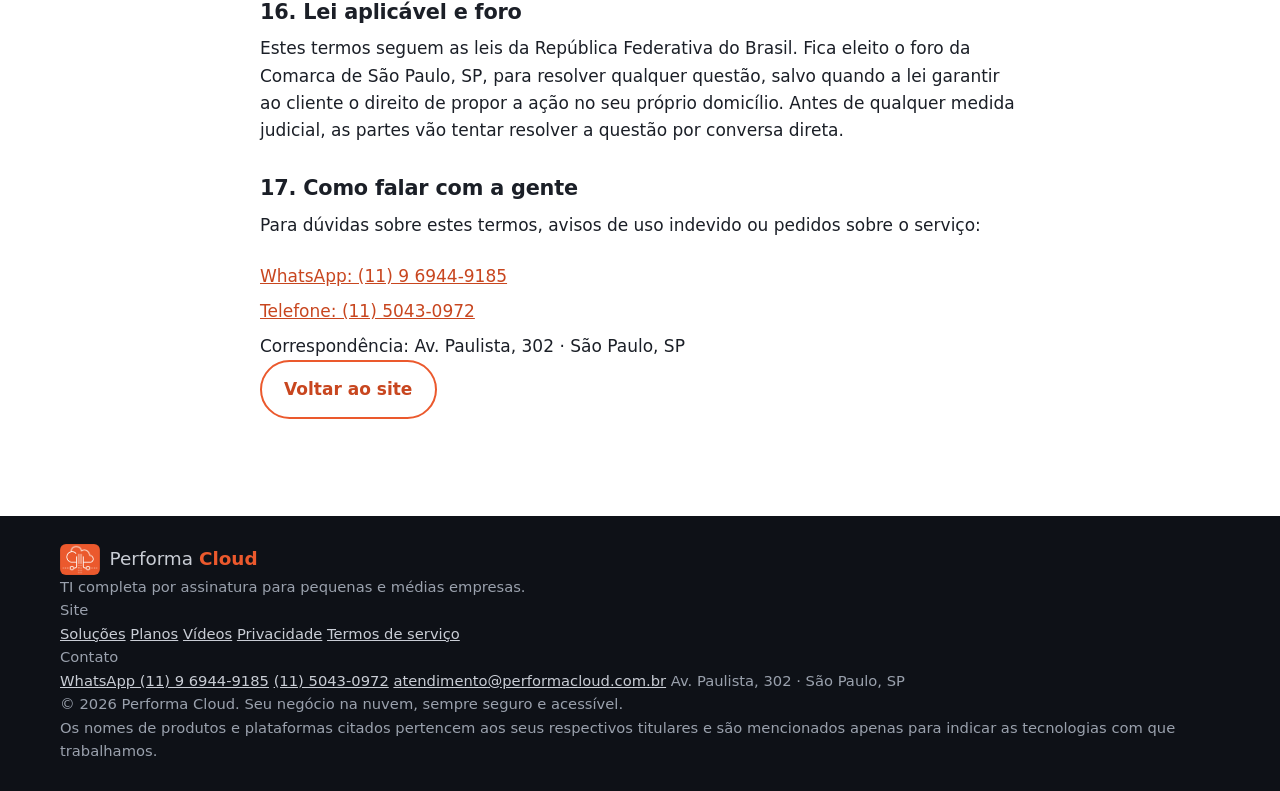
<file: public/terms.html>
<!doctype html>
<html lang="pt-BR">
<head>
  <meta charset="utf-8">
  <meta name="viewport" content="width=device-width, initial-scale=1">
  <title>Termos de serviço | Performa Cloud</title>
  <meta name="description" content="Regras de uso da plataforma de atendimento e automação da Performa Cloud: WhatsApp, chat, assistentes de IA e automações.">
  <link rel="canonical" href="https://www.performacloud.com.br/terms">
  <meta name="theme-color" content="#eb592d">
  <link rel="icon" href="/assets/img/icon-32.png" sizes="32x32">
  <link rel="apple-touch-icon" href="/assets/img/icon-180.png">
  <meta property="og:type" content="website">
  <meta property="og:locale" content="pt_BR">
  <meta property="og:site_name" content="Performa Cloud">
  <meta property="og:title" content="Termos de serviço | Performa Cloud">
  <meta property="og:url" content="https://www.performacloud.com.br/terms">
  <link rel="stylesheet" href="/assets/css/style.css?v=20261117a">
  <script src="/assets/js/main.js?v=20261117a" defer></script>
</head>
<body>
  <a class="skip" href="#conteudo">Pular para o conteúdo</a>

  <header class="topbar" id="topo">
    <div class="wrap topbar__inner">
      <a class="brand" href="/" aria-label="Performa Cloud, início">
        <img src="/assets/img/logo.png" alt="" width="40" height="31">
        <span>Performa <strong>Cloud</strong></span>
      </a>
      <button class="nav-toggle" aria-expanded="false" aria-controls="menu" aria-label="Abrir menu">
        <span></span><span></span><span></span>
      </button>
      <nav class="nav" id="menu" aria-label="Principal">
        <a href="/#ia">IA</a>
        <a href="/#solucoes">Soluções</a>
        <a href="/#setores">Setores</a>
        <a href="/#metodo">Método</a>
        <a href="/#planos">Planos</a>
        <a href="/#videos">Vídeos</a>
        <a class="btn btn--sm" href="/#contato">Diagnóstico gratuito</a>
      </nav>
    </div>
  </header>

  <main id="conteudo" class="page policy">
    <div class="wrap">
      <p class="eyebrow">Atendimento e automação</p>
      <h1>Termos de serviço</h1>
      <p class="lead">Estas são as regras de uso da plataforma de atendimento e automação da Performa Cloud: atendimento por WhatsApp e chat, assistentes de inteligência artificial e automações que conectam os sistemas da sua empresa. Escrevemos de forma direta para que fique claro o que cabe a cada um.</p>
      <p class="policy__meta">Última atualização: 17 de novembro de 2026</p>

      <nav class="policy__toc" aria-label="Nesta página">
        <p class="policy__toc-title">Nesta página</p>
        <ol>
          <li><a href="#quem-somos">Quem somos e aceitação</a></li>
          <li><a href="#servico">O que é o serviço</a></li>
          <li><a href="#contratacao">Contratação, contas e acessos</a></li>
          <li><a href="#uso">Uso permitido e proibido</a></li>
          <li><a href="#cliente">Responsabilidades do cliente</a></li>
          <li><a href="#ia">Inteligência artificial</a></li>
          <li><a href="#dados">Dados pessoais e LGPD</a></li>
          <li><a href="#terceiros">Serviços de terceiros</a></li>
          <li><a href="#disponibilidade">Disponibilidade e suporte</a></li>
          <li><a href="#pagamento">Preços e pagamento</a></li>
          <li><a href="#propriedade">Propriedade intelectual</a></li>
          <li><a href="#confidencialidade">Confidencialidade</a></li>
          <li><a href="#responsabilidade">Limites de responsabilidade</a></li>
          <li><a href="#encerramento">Suspensão e encerramento</a></li>
          <li><a href="#alteracoes">Mudanças nestes termos</a></li>
          <li><a href="#lei">Lei aplicável e foro</a></li>
          <li><a href="#contato-termos">Como falar com a gente</a></li>
        </ol>
      </nav>

      <section id="quem-somos" aria-labelledby="t-quem-somos">
        <h2 id="t-quem-somos">1. Quem somos e aceitação</h2>
        <p>O serviço é prestado pela <strong>Performa Cloud</strong> (“Performa”, “nós”), nome comercial usado por <strong>Thiago Gonçalves</strong>, pessoa física responsável pela empresa enquanto ela está em formalização, com endereço na Av. Paulista, 302, São Paulo, SP. O CNPJ será informado aqui assim que for emitido.</p>
        <p>“Cliente” ou “você” é a empresa ou profissional que contrata o serviço, representada por quem aceita estes termos em seu nome. Ao assinar a proposta comercial ou o contrato, ou ao usar a plataforma, o cliente concorda com estes termos. Se houver conflito, o contrato ou a proposta assinada vale mais do que este texto.</p>
      </section>

      <section id="servico" aria-labelledby="t-servico">
        <h2 id="t-servico">2. O que é o serviço</h2>
        <p>Conforme o plano contratado, o serviço pode incluir:</p>
        <ul class="policy__list">
          <li><strong>Caixa de atendimento:</strong> painel onde a sua equipe responde conversas de WhatsApp, chat do site e outros canais, com histórico, etiquetas e transferência entre atendentes.</li>
          <li><strong>Conexão com o WhatsApp</strong> pela plataforma oficial da Meta para empresas (WhatsApp Business Platform), usando um número da sua empresa.</li>
          <li><strong>Assistentes de inteligência artificial</strong> que respondem dúvidas, coletam informações e passam a conversa para uma pessoa quando necessário.</li>
          <li><strong>Automações e integrações</strong> com sistemas como CRM, ERP, agenda, planilhas e e-mail, para registrar e mover informações sem trabalho manual.</li>
          <li><strong>Implantação, configuração e suporte</strong> pela equipe da Performa.</li>
        </ul>
        <p>O escopo exato (canais, número de usuários, volume de mensagens, integrações e suporte) é o descrito na proposta ou no contrato. Podemos melhorar e atualizar a plataforma ao longo do tempo, sem reduzir o que foi contratado.</p>
      </section>

      <section id="contratacao" aria-labelledby="t-contratacao">
        <h2 id="t-contratacao">3. Contratação, contas e acessos</h2>
        <ul class="policy__list">
          <li>O serviço é destinado a empresas e profissionais, para uso no seu negócio.</li>
          <li>Cada pessoa da sua equipe usa um acesso próprio. Logins e senhas são pessoais e não devem ser compartilhados. Recomendamos e, quando disponível, exigimos verificação em duas etapas.</li>
          <li>O cliente define quem tem acesso e remove os usuários que saírem da empresa. As ações feitas com os acessos do cliente são de responsabilidade dele.</li>
          <li>Se perceber uso indevido de algum acesso, avise a Performa imediatamente pelos canais da seção 17.</li>
        </ul>
      </section>

      <section id="uso" aria-labelledby="t-uso">
        <h2 id="t-uso">4. Uso permitido e proibido</h2>
        <p>O cliente se compromete a usar o serviço de forma lícita e a seguir as regras dos canais conectados, incluindo os <a href="https://www.whatsapp.com/legal/business-policy" rel="noopener">termos e políticas do WhatsApp para empresas</a>. Não é permitido usar o serviço para:</p>
        <ul class="policy__list">
          <li>Enviar mensagens a quem não autorizou recebê-las, disparos em massa não solicitados (spam) ou mensagens para listas compradas.</li>
          <li>Continuar enviando mensagens a quem pediu para não receber mais.</li>
          <li>Fraude, golpe, phishing, falsidade ideológica ou se passar por outra pessoa ou empresa.</li>
          <li>Conteúdo ilegal, discriminatório, que incite violência, viole direitos de terceiros (inclusive marcas e direitos autorais) ou envolva exploração de crianças e adolescentes.</li>
          <li>Venda ou promoção de produtos e serviços proibidos pelas políticas da Meta ou pela lei brasileira.</li>
          <li>Coletar dados pessoais sem base legal ou tratar dados sensíveis sem os cuidados exigidos pela LGPD.</li>
          <li>Tentar invadir, sobrecarregar, copiar ou contornar a segurança da plataforma, ou revendê-la sem autorização por escrito.</li>
        </ul>
        <p>O descumprimento dessas regras pode levar ao bloqueio do número pela própria Meta, que não depende da Performa, e à suspensão do serviço, conforme a seção 14.</p>
      </section>

      <section id="cliente" aria-labelledby="t-cliente">
        <h2 id="t-cliente">5. Responsabilidades do cliente</h2>
        <ul class="policy__list">
          <li>Manter ativos e regulares a conta empresarial na Meta, o número de WhatsApp conectado e os demais sistemas integrados, bem como fornecer as informações necessárias à implantação.</li>
          <li>Obter a autorização (opt-in) de quem vai receber mensagens iniciadas pela empresa e informar a essas pessoas como os dados delas serão usados.</li>
          <li>Responder pelo conteúdo das mensagens, modelos de mensagem, bases de conhecimento e instruções que fornecer à plataforma e aos assistentes de IA.</li>
          <li>Revisar as respostas e fluxos configurados antes de colocá-los em uso e acompanhar o atendimento.</li>
          <li>Cumprir as leis que se aplicam ao seu negócio, como o Código de Defesa do Consumidor, a LGPD e as regras do seu conselho profissional.</li>
        </ul>
      </section>

      <section id="ia" aria-labelledby="t-ia">
        <h2 id="t-ia">6. Inteligência artificial</h2>
        <p>Os assistentes de IA geram respostas automaticamente com base nas informações e instruções configuradas. Por isso:</p>
        <ul class="policy__list">
          <li>As respostas podem conter erros ou imprecisões. O assistente não substitui a avaliação de um profissional em temas jurídicos, médicos, financeiros ou outros que exijam responsabilidade técnica.</li>
          <li>Decisões importantes sobre o cliente final (como aprovar, negar ou cobrar) devem ter revisão humana. O cliente final pode pedir para falar com uma pessoa, e o fluxo deve permitir isso.</li>
          <li>O cliente final deve saber que está falando com um assistente automático. Recomendamos que a primeira mensagem deixe isso claro.</li>
          <li>Os dados das conversas do cliente são usados apenas para prestar o serviço a ele. A Performa não usa esses dados para treinar modelos de IA de uso geral nem para atender outros clientes.</li>
        </ul>
      </section>

      <section id="dados" aria-labelledby="t-dados">
        <h2 id="t-dados">7. Dados pessoais e LGPD</h2>
        <p>Nas conversas e automações, o <strong>cliente é o controlador</strong> dos dados pessoais dos seus próprios clientes e contatos, e a <strong>Performa atua como operadora</strong>, tratando esses dados somente para prestar o serviço e conforme as instruções do cliente (Lei nº 13.709/2018, arts. 37 a 40). Nessa função, a Performa se compromete a:</p>
        <ul class="policy__list">
          <li>Usar os dados apenas para executar o serviço contratado, sem vendê-los, cedê-los ou usá-los para finalidade própria.</li>
          <li>Manter medidas de segurança adequadas, como conexões criptografadas, controle de acesso por usuário, registros de acesso e cópias de segurança.</li>
          <li>Garantir que a sua equipe e os fornecedores que tratam os dados (suboperadores) tenham dever de confidencialidade e proteção equivalente.</li>
          <li>Avisar o cliente sem demora indevida sobre incidente de segurança que envolva os dados dele, com as informações necessárias para que ele cumpra as suas obrigações perante a ANPD e os titulares.</li>
          <li>Ajudar o cliente a atender pedidos dos titulares, como acesso, correção e eliminação.</li>
          <li>Ao fim do contrato, devolver ou eliminar os dados, conforme a seção 14, salvo quando a lei exigir guardá-los.</li>
        </ul>
        <p>Cabe ao cliente, como controlador, definir a base legal do tratamento e informar os titulares. Detalhes adicionais podem constar de um acordo de tratamento de dados anexo ao contrato. Para os dados de quem visita o nosso site, veja a <a href="/privacy">política de privacidade</a>.</p>
      </section>

      <section id="terceiros" aria-labelledby="t-terceiros">
        <h2 id="t-terceiros">8. Serviços de terceiros</h2>
        <p>O serviço depende de plataformas de terceiros, como o WhatsApp Business Platform da Meta, provedores de nuvem e de modelos de IA e os sistemas do próprio cliente. Essas plataformas têm termos próprios, que o cliente também deve seguir, e podem mudar regras, preços ou funcionalidades por decisão delas.</p>
        <p>A Performa não controla essas plataformas e não responde por indisponibilidade, bloqueios de número, mudanças ou cobranças decididas por elas. Quando uma mudança afetar o serviço, avisaremos e buscaremos uma alternativa. Alguns desses fornecedores mantêm servidores fora do Brasil; nesses casos, a transferência internacional segue o art. 33 da LGPD.</p>
      </section>

      <section id="disponibilidade" aria-labelledby="t-disponibilidade">
        <h2 id="t-disponibilidade">9. Disponibilidade e suporte</h2>
        <p>Trabalhamos para manter a plataforma disponível de forma contínua, com monitoramento e cópias de segurança. Podem ocorrer interrupções para manutenção, que, sempre que possível, serão programadas fora do horário comercial e avisadas com antecedência, ou por falhas de terceiros fora do nosso controle.</p>
        <p>Níveis de serviço, horários e canais de suporte são os definidos na proposta ou no contrato do plano contratado.</p>
      </section>

      <section id="pagamento" aria-labelledby="t-pagamento">
        <h2 id="t-pagamento">10. Preços e pagamento</h2>
        <ul class="policy__list">
          <li>Valores, forma de pagamento, vencimento e índice de reajuste são os da proposta comercial ou do contrato.</li>
          <li>Tarifas cobradas pela Meta por conversa ou mensagem no WhatsApp, e outros custos de terceiros que variam com o uso, são repassados ou cobrados conforme previsto na proposta.</li>
          <li>Em caso de atraso, podem incidir os encargos previstos no contrato e, após aviso, a suspensão do serviço conforme a seção 14.</li>
        </ul>
      </section>

      <section id="propriedade" aria-labelledby="t-propriedade">
        <h2 id="t-propriedade">11. Propriedade intelectual</h2>
        <p>O cliente continua dono do seu conteúdo: conversas, contatos, bases de conhecimento, marcas e documentos que enviar à plataforma. Ele autoriza a Performa a usá-los apenas para prestar o serviço.</p>
        <p>A plataforma, os fluxos-padrão, os códigos e as configurações desenvolvidos pela Performa continuam sendo da Performa ou dos seus licenciantes. O cliente recebe o direito de uso enquanto o contrato estiver ativo. Componentes de código aberto seguem as suas próprias licenças. Entregas feitas sob medida para o cliente seguem o que estiver previsto no contrato.</p>
      </section>

      <section id="confidencialidade" aria-labelledby="t-confidencialidade">
        <h2 id="t-confidencialidade">12. Confidencialidade</h2>
        <p>As partes mantêm em sigilo as informações não públicas que receberem uma da outra, inclusive durante a implantação e depois do fim do contrato, e só as usam para executar o serviço. Isso não se aplica a informações que já eram públicas ou que precisem ser reveladas por ordem legal ou judicial.</p>
      </section>

      <section id="responsabilidade" aria-labelledby="t-responsabilidade">
        <h2 id="t-responsabilidade">13. Limites de responsabilidade</h2>
        <p>A Performa responde pelos danos diretos que causar por descumprimento destes termos ou do contrato. Na medida permitida pela lei:</p>
        <ul class="policy__list">
          <li>A Performa não responde por lucros cessantes, perda de oportunidade de negócio ou danos indiretos.</li>
          <li>A Performa não responde por danos causados pelo conteúdo e pelas instruções do cliente, pelo uso em desacordo com estes termos ou por falhas e decisões de plataformas de terceiros (seção 8).</li>
          <li>A responsabilidade total da Performa fica limitada a o valor pago pelo cliente nos 12 meses anteriores ao fato.</li>
        </ul>
        <p>Esses limites não se aplicam a casos de dolo ou culpa grave, nem quando a lei proibir a limitação.</p>
      </section>

      <section id="encerramento" aria-labelledby="t-encerramento">
        <h2 id="t-encerramento">14. Suspensão e encerramento</h2>
        <ul class="policy__list">
          <li><strong>Encerramento pelo cliente:</strong> conforme o prazo de aviso e as condições do contrato.</li>
          <li><strong>Suspensão pela Performa:</strong> em caso de atraso de pagamento, após aviso, ou de uso proibido (seção 4). Quando houver risco grave à segurança, a terceiros ou ao número da empresa, a suspensão pode ser imediata, com aviso logo em seguida.</li>
          <li><strong>Seus dados ao final:</strong> o cliente pode pedir a exportação das conversas e contatos em até 30 dias após o encerramento. Depois desse prazo, os dados são eliminados, salvo o que a lei exigir manter.</li>
          <li>Ao final, a Performa ajuda na migração do número de WhatsApp para outra solução, quando a plataforma da Meta permitir.</li>
        </ul>
      </section>

      <section id="alteracoes" aria-labelledby="t-alteracoes">
        <h2 id="t-alteracoes">15. Mudanças nestes termos</h2>
        <p>Podemos atualizar estes termos quando o serviço, as regras das plataformas ou a lei mudarem. A data no topo indica a versão em vigor. Mudanças relevantes serão avisadas aos clientes com pelo menos 30 dias de antecedência; se o cliente não concordar, pode encerrar o contrato sem multa antes de a mudança valer.</p>
      </section>

      <section id="lei" aria-labelledby="t-lei">
        <h2 id="t-lei">16. Lei aplicável e foro</h2>
        <p>Estes termos seguem as leis da República Federativa do Brasil. Fica eleito o foro da Comarca de São Paulo, SP, para resolver qualquer questão, salvo quando a lei garantir ao cliente o direito de propor a ação no seu próprio domicílio. Antes de qualquer medida judicial, as partes vão tentar resolver a questão por conversa direta.</p>
      </section>

      <section id="contato-termos" aria-labelledby="t-contato">
        <h2 id="t-contato">17. Como falar com a gente</h2>
        <p>Para dúvidas sobre estes termos, avisos de uso indevido ou pedidos sobre o serviço:</p>
        <ul class="contact-list policy__contact">
          <li><a href="https://wa.me/5511969449185" rel="noopener">WhatsApp: (11) 9 6944-9185</a></li>
          <li><a href="tel:+551150430972">Telefone: (11) 5043-0972</a></li>
          <li>Correspondência: Av. Paulista, 302 · São Paulo, SP</li>
        </ul>
      </section>

      <p class="policy__back"><a class="btn btn--ghost" href="/#contato">Voltar ao site</a></p>
    </div>
  </main>

  <footer class="footer">
    <div class="wrap footer__grid">
      <div>
        <a class="brand brand--light" href="/" aria-label="Performa Cloud, início">
          <img src="/assets/img/logo.png" alt="" width="40" height="31">
          <span>Performa <strong>Cloud</strong></span>
        </a>
        <p>TI completa por assinatura para pequenas e médias empresas.</p>
      </div>
      <nav aria-label="Rodapé">
        <p class="footer__title">Site</p>
        <a href="/#solucoes">Soluções</a>
        <a href="/#planos">Planos</a>
        <a href="/#videos">Vídeos</a>
        <a href="/privacy">Privacidade</a>
        <a href="/terms" aria-current="page">Termos de serviço</a>
      </nav>
      <div>
        <p class="footer__title">Contato</p>
        <a href="https://wa.me/5511969449185" rel="noopener">WhatsApp (11) 9 6944-9185</a>
        <a href="tel:+551150430972">(11) 5043-0972</a>
        <a href="mailto:atendimento@performacloud.com.br">atendimento@performacloud.com.br</a>
        <span>Av. Paulista, 302 · São Paulo, SP</span>
      </div>
    </div>
    <div class="wrap footer__base">
      <p>© <span id="ano">2026</span> Performa Cloud. Seu negócio na nuvem, sempre seguro e acessível.</p>
      <p class="footer__legal">Os nomes de produtos e plataformas citados pertencem aos seus respectivos titulares e são mencionados apenas para indicar as tecnologias com que trabalhamos.</p>
    </div>
  </footer>

  <a class="wa-float" href="https://wa.me/5511969449185" rel="noopener" aria-label="Falar pelo WhatsApp">
    <svg viewBox="0 0 24 24" aria-hidden="true"><path d="M20.5 3.5A11 11 0 0 0 3.2 17.1L2 22l5-1.3A11 11 0 0 0 20.5 3.5zM12 20a8.9 8.9 0 0 1-4.6-1.3l-.3-.2-3 .8.8-2.9-.2-.3A9 9 0 1 1 12 20zm4.9-6.7c-.3-.1-1.6-.8-1.8-.9s-.4-.1-.6.1-.7.9-.8 1-.3.2-.6.1a7.3 7.3 0 0 1-3.6-3.2c-.3-.5.3-.4.8-1.4.1-.2 0-.3 0-.4l-.8-2c-.2-.5-.4-.4-.6-.4h-.5a1 1 0 0 0-.7.3 3 3 0 0 0-.9 2.2 5.2 5.2 0 0 0 1.1 2.8 11.9 11.9 0 0 0 4.6 4c1.7.7 2.3.8 3.2.7a2.7 2.7 0 0 0 1.8-1.3 2.2 2.2 0 0 0 .2-1.3c-.1-.1-.3-.2-.6-.3z"/></svg>
  </a>
</body>
</html>
</file>
<file: assets/css/style.css>
/* Performa Cloud: site institucional */
:root {
  --brand: #eb592d;
  --brand-dark: #c8461f;
  --brand-soft: #fdeee8;
  --ink: #1b1f27;
  --ink-2: #4a5160;
  --line: #e4e6eb;
  --bg: #ffffff;
  --bg-alt: #f6f7f9;
  --dark: #151922;
  --radius: 14px;
  --shadow: 0 1px 2px rgba(16, 24, 40, .06), 0 8px 24px rgba(16, 24, 40, .06);
  --font: system-ui, -apple-system, "Segoe UI", Roboto, "Helvetica Neue", Arial, sans-serif;
}

*, *::before, *::after { box-sizing: border-box; }
html { scroll-behavior: smooth; scroll-padding-top: 76px; -webkit-text-size-adjust: 100%; }
body { margin: 0; font-family: var(--font); color: var(--ink); background: var(--bg); line-height: 1.6; font-size: 17px; }
img, svg { max-width: 100%; display: block; }
a { color: var(--brand-dark); }
h1, h2, h3, h4 { line-height: 1.2; margin: 0 0 .5em; letter-spacing: -.01em; }
h1 { font-size: clamp(2rem, 4.6vw, 3.25rem); }
h2 { font-size: clamp(1.6rem, 3.2vw, 2.3rem); max-width: 22ch; }
h3 { font-size: 1.15rem; }
h4 { font-size: 1.02rem; }
p { margin: 0 0 1em; }

.wrap { width: min(1160px, 100% - 32px); margin-inline: auto; }
.skip { position: absolute; left: -999px; top: 8px; background: var(--ink); color: #fff; padding: 8px 12px; border-radius: 8px; z-index: 100; }
.skip:focus { left: 8px; }
:focus-visible { outline: 3px solid var(--brand); outline-offset: 2px; }

.eyebrow { text-transform: uppercase; letter-spacing: .12em; font-size: .78rem; font-weight: 700; color: var(--brand-dark); margin-bottom: .6rem; }
.eyebrow.center { text-align: center; }
.lead { font-size: 1.12rem; color: var(--ink-2); max-width: 60ch; }

/* Botões */
.btn { display: inline-flex; align-items: center; justify-content: center; gap: .5em; background: var(--brand); color: #fff; text-decoration: none; font-weight: 650; padding: .8em 1.3em; border-radius: 999px; border: 2px solid var(--brand); cursor: pointer; font: inherit; font-weight: 650; transition: background .15s, border-color .15s, color .15s; }
.btn:hover { background: var(--brand-dark); border-color: var(--brand-dark); }
.btn--ghost { background: transparent; color: var(--brand-dark); }
.btn--ghost:hover { background: var(--brand-soft); color: var(--brand-dark); }
.btn--sm { padding: .5em 1em; font-size: .92rem; }
.btn--block { width: 100%; }
.btn[disabled] { opacity: .6; cursor: progress; }

/* Topo */
.topbar { position: sticky; top: 0; z-index: 50; background: rgba(255,255,255,.92); backdrop-filter: saturate(1.4) blur(8px); border-bottom: 1px solid var(--line); }
.topbar__inner { display: flex; align-items: center; justify-content: space-between; height: 64px; }
.brand { display: flex; align-items: center; gap: .6rem; text-decoration: none; color: var(--ink); font-size: 1.15rem; }
.brand img { border-radius: 6px; }
.brand strong { color: var(--brand); }
.nav { display: flex; align-items: center; gap: 1.6rem; }
.nav a:not(.btn) { color: var(--ink); text-decoration: none; font-weight: 550; font-size: .97rem; }
.nav a:not(.btn):hover { color: var(--brand-dark); }
.nav-toggle { display: none; background: none; border: 0; padding: 10px; cursor: pointer; }
.nav-toggle span { display: block; width: 22px; height: 2px; background: var(--ink); margin: 5px 0; transition: transform .2s, opacity .2s; }

/* Hero */
.hero { padding: clamp(48px, 8vw, 104px) 0; background: radial-gradient(1200px 500px at 85% -10%, var(--brand-soft), transparent 70%); }
.hero__grid { display: grid; grid-template-columns: 1.3fr .7fr; gap: 48px; align-items: center; }
.hero__cta { display: flex; flex-wrap: wrap; gap: 12px; margin: 1.6rem 0; }
.hero__art img { width: 100%; max-width: 340px; margin-inline: auto; border-radius: 28px; box-shadow: 0 30px 60px -20px rgba(235, 89, 45, .45); }
.badges { list-style: none; padding: 0; margin: 0; display: flex; flex-wrap: wrap; gap: 8px; }
.badges li { font-size: .88rem; padding: .35em .8em; border-radius: 999px; background: #fff; border: 1px solid var(--line); color: var(--ink-2); }

/* Seções */
.section { padding: clamp(56px, 8vw, 96px) 0; }
.section--alt { background: var(--bg-alt); }
.section--tight { padding: 48px 0; }
.section--dark { background: var(--dark); color: #e9ebef; }
.section--dark h2, .section--dark h3 { color: #fff; }
.section--dark .eyebrow { color: #ff8a63; }
.section--dark a { color: #ffb59c; }

.grid { display: grid; gap: 20px; margin-top: 2rem; }
.grid--2 { grid-template-columns: repeat(2, 1fr); }
.grid--3 { grid-template-columns: repeat(3, 1fr); }
.card { background: #fff; border: 1px solid var(--line); border-radius: var(--radius); padding: 24px; box-shadow: var(--shadow); }
.card p { color: var(--ink-2); margin: 0; }
.card--flat { box-shadow: none; }
.ico { width: 40px; height: 40px; padding: 8px; border-radius: 10px; background: var(--brand-soft); fill: none; stroke: var(--brand-dark); stroke-width: 2; stroke-linecap: round; stroke-linejoin: round; margin-bottom: 14px; }

.split { display: grid; grid-template-columns: 1fr 1fr; gap: 56px; align-items: start; }
.pillars { margin: 1.5rem 0 0; display: grid; gap: 16px; }
.pillars dt { font-weight: 700; }
.pillars dd { margin: 0; color: var(--ink-2); }
.checks { list-style: none; padding: 0; margin: 1.2rem 0 0; display: grid; gap: 14px; }
.checks li { position: relative; padding-left: 34px; color: var(--ink-2); }
.checks li strong { color: var(--ink); }
.checks li::before { content: ""; position: absolute; left: 0; top: .2em; width: 22px; height: 22px; border-radius: 50%; background: var(--brand) url("data:image/svg+xml,%3Csvg xmlns='http://www.w3.org/2000/svg' viewBox='0 0 24 24' fill='none' stroke='white' stroke-width='3' stroke-linecap='round' stroke-linejoin='round'%3E%3Cpath d='M5 12l5 5L20 7'/%3E%3C/svg%3E") center/14px no-repeat; }

/* Abas */
.tabs { display: flex; flex-wrap: wrap; gap: 8px; margin: 2rem 0 1.5rem; }
.tabs button { font: inherit; font-weight: 600; font-size: .95rem; padding: .6em 1.1em; border-radius: 999px; border: 1px solid var(--line); background: #fff; color: var(--ink-2); cursor: pointer; }
.tabs button[aria-selected="true"] { background: var(--ink); border-color: var(--ink); color: #fff; }
.panel .grid { margin-top: 1rem; }
.gains { list-style: none; padding: 0; margin: 1.5rem 0 0; display: flex; flex-wrap: wrap; gap: 10px; }
.gains li { background: var(--brand-soft); color: var(--brand-dark); font-weight: 650; font-size: .92rem; padding: .4em .9em; border-radius: 999px; }

/* Método */
.steps { list-style: none; padding: 0; margin: 2rem 0 0; display: grid; grid-template-columns: repeat(5, 1fr); gap: 16px; counter-reset: s; }
.steps li { counter-increment: s; background: #fff; border: 1px solid var(--line); border-radius: var(--radius); padding: 22px 20px; position: relative; }
.steps li::before { content: counter(s); display: grid; place-items: center; width: 36px; height: 36px; border-radius: 50%; background: var(--brand); color: #fff; font-weight: 700; margin-bottom: 12px; }
.steps p { color: var(--ink-2); margin: 0; font-size: .95rem; }

/* Planos */
.toggle { display: flex; align-items: center; gap: 12px; margin: 1.2rem 0 0; font-weight: 600; color: var(--ink-2); }
.switch { width: 48px; height: 28px; border-radius: 999px; border: 0; background: #c9cdd5; position: relative; cursor: pointer; padding: 0; transition: background .2s; }
.switch span { position: absolute; top: 3px; left: 3px; width: 22px; height: 22px; border-radius: 50%; background: #fff; transition: transform .2s; box-shadow: 0 1px 3px rgba(0,0,0,.2); }
.switch[aria-checked="true"] { background: var(--brand); }
.switch[aria-checked="true"] span { transform: translateX(20px); }
.plans { display: grid; grid-template-columns: repeat(3, 1fr); gap: 20px; margin-top: 1.6rem; align-items: stretch; }
.plan { background: #fff; border: 1px solid var(--line); border-radius: var(--radius); padding: 28px; display: flex; flex-direction: column; position: relative; }
.plan--featured { border: 2px solid var(--brand); box-shadow: 0 20px 40px -20px rgba(235, 89, 45, .35); }
.plan__tag { position: absolute; top: -13px; left: 24px; margin: 0; background: var(--brand); color: #fff; font-size: .78rem; font-weight: 700; padding: .2em .8em; border-radius: 999px; }
.price { margin: .2rem 0 1rem; }
.price__value { font-size: 1.9rem; font-weight: 800; letter-spacing: -.02em; }
.price small { color: var(--ink-2); display: block; }
.plan ul { list-style: none; padding: 0; margin: 0 0 1.5rem; flex: 1; display: grid; gap: 10px; align-content: start; }
.plan li { padding-left: 26px; position: relative; color: var(--ink-2); }
.plan li::before { content: ""; position: absolute; left: 0; top: .5em; width: 14px; height: 8px; border-left: 2.5px solid var(--brand); border-bottom: 2.5px solid var(--brand); transform: rotate(-45deg); }
.fine { margin-top: 1.4rem; font-size: .9rem; color: var(--ink-2); max-width: 80ch; }

/* Plataformas */
.logos { list-style: none; padding: 0; margin: 1.2rem 0 0; display: flex; flex-wrap: wrap; justify-content: center; gap: 10px 12px; }
.logos li { font-weight: 650; color: var(--ink-2); border: 1px solid var(--line); border-radius: 10px; padding: .55em 1em; font-size: .95rem; }

/* Contato */
.mini-steps { padding-left: 1.2em; margin: 1.2rem 0; display: grid; gap: 10px; color: #c9cdd5; }
.mini-steps strong { color: #fff; }
.note { background: rgba(235, 89, 45, .15); border-left: 3px solid var(--brand); padding: .8em 1em; border-radius: 6px; color: #fff; }
.contact-list { list-style: none; padding: 0; margin: 1.5rem 0 0; display: grid; gap: 8px; }
.form { background: #fff; color: var(--ink); border-radius: var(--radius); padding: 28px; display: grid; gap: 14px; box-shadow: 0 30px 60px -30px rgba(0,0,0,.6); }
.form h3 { color: var(--ink) !important; margin: 0; }
.form label { display: grid; gap: 6px; font-weight: 600; font-size: .92rem; }
.form input, .form select, .form textarea { font: inherit; font-weight: 400; padding: .7em .8em; border: 1px solid #cfd3da; border-radius: 10px; background: #fff; color: var(--ink); width: 100%; }
.form input:focus, .form select:focus, .form textarea:focus { outline: 2px solid var(--brand); border-color: var(--brand); }
.form [aria-invalid="true"] { border-color: #c62828; }
.form__row { display: grid; grid-template-columns: 1fr 1fr; gap: 14px; }
.form .consent { display: flex; gap: 10px; align-items: flex-start; font-weight: 400; color: var(--ink-2); }
.form .consent input { width: auto; margin-top: .3em; }
.form a { color: var(--brand-dark); }
.form__status { margin: 0; min-height: 1.4em; font-weight: 600; }
.form__status.ok { color: #1b7f3b; }
.form__status.err { color: #c62828; }
.hp { position: absolute !important; left: -9999px; width: 1px; height: 1px; overflow: hidden; }

/* Rodapé */
.footer { background: #0e1117; color: #9aa1ad; padding: 28px 0; font-size: .92rem; }
.footer__inner { display: flex; justify-content: space-between; flex-wrap: wrap; gap: 12px; }
.footer p { margin: 0; }
.footer a { color: #c9cdd5; }

.wa-float { position: fixed; right: 18px; bottom: 18px; width: 56px; height: 56px; border-radius: 50%; background: #25d366; display: grid; place-items: center; box-shadow: 0 8px 20px rgba(0,0,0,.25); z-index: 40; }
.wa-float svg { width: 30px; height: 30px; fill: #fff; }

/* Página simples (privacidade, 404) */
.page { padding: 56px 0 80px; }
.page .wrap { max-width: 760px; }
.page h2 { font-size: 1.3rem; margin-top: 2rem; max-width: none; }

/* Responsivo */
@media (max-width: 980px) {
  .steps { grid-template-columns: repeat(2, 1fr); }
  .plans { grid-template-columns: 1fr; max-width: 520px; }
  .grid--3 { grid-template-columns: repeat(2, 1fr); }
}
@media (max-width: 820px) {
  .nav-toggle { display: block; }
  .nav { position: absolute; top: 64px; left: 0; right: 0; flex-direction: column; align-items: stretch; gap: 0; background: #fff; border-bottom: 1px solid var(--line); padding: 8px 16px 16px; display: none; }
  .nav.open { display: flex; }
  .nav a:not(.btn) { padding: 12px 4px; border-bottom: 1px solid var(--line); }
  .nav .btn { margin-top: 12px; }
  .nav-toggle[aria-expanded="true"] span:nth-child(1) { transform: translateY(7px) rotate(45deg); }
  .nav-toggle[aria-expanded="true"] span:nth-child(2) { opacity: 0; }
  .nav-toggle[aria-expanded="true"] span:nth-child(3) { transform: translateY(-7px) rotate(-45deg); }
  .hero__grid, .split { grid-template-columns: 1fr; gap: 32px; }
  .hero__art { display: none; }
  .grid--2 { grid-template-columns: 1fr; }
}
@media (max-width: 560px) {
  body { font-size: 16px; }
  .grid--3, .steps, .form__row { grid-template-columns: 1fr; }
  .hero__cta .btn { width: 100%; }
  .tabs { flex-wrap: nowrap; overflow-x: auto; margin-inline: -16px; padding-inline: 16px; scrollbar-width: none; }
  .tabs button { flex: 0 0 auto; }
  .form, .plan { padding: 22px; }
}
@media (prefers-reduced-motion: reduce) {
  html { scroll-behavior: auto; }
  * { transition: none !important; }
}

.wrap--center { text-align: center; }
.wrap--center .lead { margin-inline: auto; }
.logo-404 { margin: 0 auto 24px; border-radius: 16px; }
</file>
